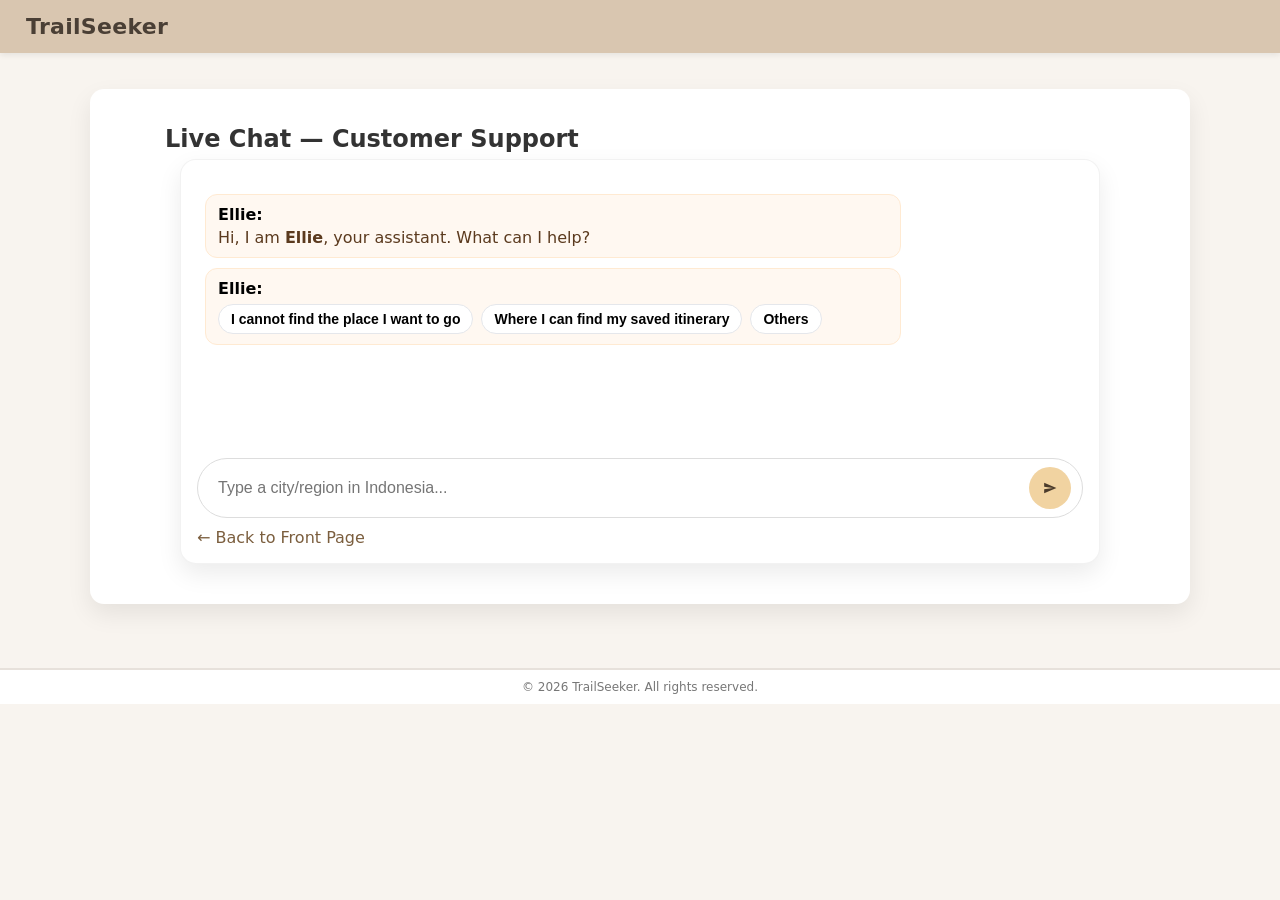
<file: templates/chat.html>
<!DOCTYPE html>
<html lang="en">
<head>
  <meta charset="UTF-8"/>
  <meta name="viewport" content="width=device-width, initial-scale=1.0"/>
  <title>TrailSeeker — Chatbot</title>

  <link rel="stylesheet" href="/static/style.css">
  <script>window.TS_APP = window.TS_APP || {};</script>
  <script src="/static/chat.js"></script>
</head>
<body>
  <header class="topbar">
    <h1 class="logo">
      <a href="/index.html" style="text-decoration:none; color:inherit;">TrailSeeker</a>
    </h1>
  </header>

      <main class="front">
      <section class="panel">
        <div class="panel-card">
          <h2 class="section-title">Live Chat — Customer Support</h2>

          <!-- Ellie chatbot -->
          <section id="ellie-chat" data-chat="ellie">
            <div id="chat" class="chat-wrap">
              <div id="chatLog" class="chat-log" aria-live="polite"></div>

                <form id="chatForm" class="chat-form">
                  <div class="chat-input-box">
                    <input id="chatInput" class="chat-input" type="text"
                          placeholder="Type a city/region in Indonesia..." autocomplete="off" />
                    <button id="chatSend" class="chat-send-btn" type="submit" title="Send message">
                      <svg xmlns="http://www.w3.org/2000/svg" viewBox="0 0 24 24" fill="currentColor">
                        <path d="M2.01 21L23 12 2.01 3 2 10l15 2-15 2z"/>
                      </svg>
                    </button>
                  </div>
                </form>

              <a class="back-link" href="/index.html">← Back to Front Page</a>
            </div>
          </section>
        </div>
      </section>
    </main>

  <footer class="site-footer">
    <div class="legal small">© <span id="year"></span> TrailSeeker. All rights reserved.</div>
  </footer>

  <script>
    document.getElementById("year").textContent = new Date().getFullYear();
  </script>
</body>
</html>
</file>
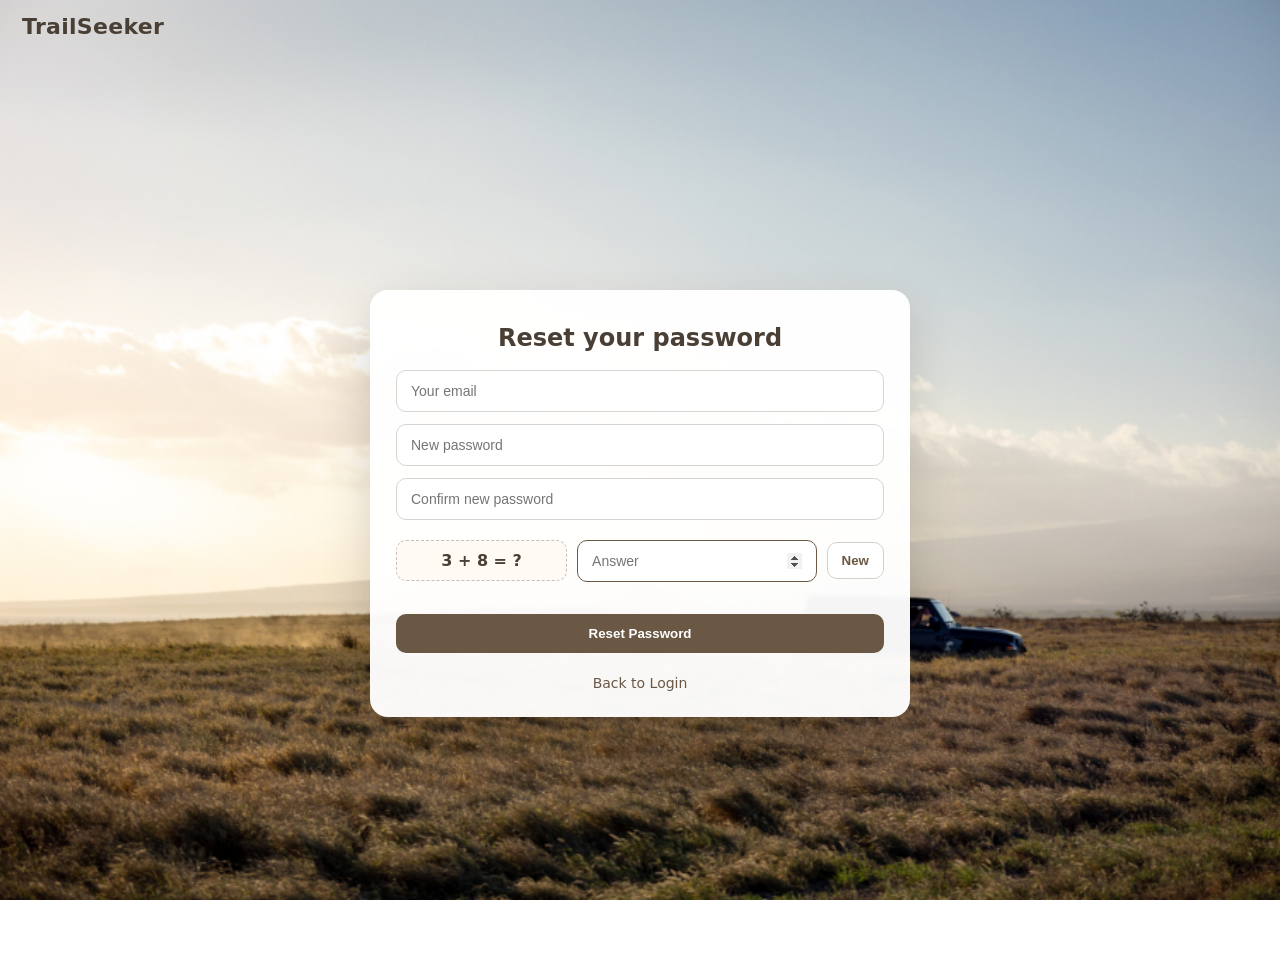
<file: templates/forget.html>
<!DOCTYPE html>
<html lang="en">
<head>
  <meta charset="UTF-8"/>
  <meta name="viewport" content="width=device-width, initial-scale=1.0"/>
  <title>TrailSeeker — Reset Password</title>

  <link rel="stylesheet" href="/static/style.css"/>
  <script src="/static/forget.js" defer></script>

  <style>
    body.auth-bg{
      min-height:100vh;
      background:url("/static/images/loginbg.jpg") center/cover no-repeat fixed;
    }
    .auth-shell{
      min-height:100vh;
      display:flex; align-items:center; justify-content:center;
      padding:72px 16px;                 /* ruang aman atas/bawah */
    }
    /* Lebar dipersempit agar senada login */
    .auth-card{
      width:min(540px, 92vw);            /* <<< dipersempit */
      background:rgba(255,255,255,0.96);
      backdrop-filter:blur(2px);
      border-radius:18px;
      box-shadow:0 16px 48px rgba(0,0,0,.16);
      padding:28px 26px 26px;
    }
    .auth-card h2{
      text-align:center;
      margin:6px 0 18px;
      font-weight:800;
      color:#4a3f35;
    }
    .auth-card form>*{ width:100%; }

    .captcha{
      display:grid;
      grid-template-columns: 1fr 1.4fr auto;
      gap:10px; align-items:center;
      margin:8px 0;
    }
    .question{
      border:1px dashed #c7bfb7;
      border-radius:10px;
      padding:12px 10px;
      font-weight:700;
      text-align:center;
      background:#fffaf3;
    }
    .refresh{
      padding:10px 14px;
      border-radius:10px;
      border:1px solid #d6cfc8;
      background:#fff; cursor:pointer;
    }
    .refresh:hover{ background:#f6f2ec; }
    .auth-card button[type="submit"]{ margin-top:12px; }
    .helper{ text-align:center; margin-top:10px; }
  </style>
</head>
<body class="auth-bg">
  <header class="topbar" style="background:transparent; box-shadow:none; padding:14px 22px;">
    <h1 class="logo">TrailSeeker</h1>
  </header>

  <main class="auth-shell">
    <section class="auth-card">
      <h2>Reset your password</h2>

      <form id="fpForm" autocomplete="off">
        <input id="email" type="email" placeholder="Your email" required />
        <input id="newpass" type="password" placeholder="New password" required />
        <input id="repass" type="password" placeholder="Confirm new password" required />

        <div class="captcha">
          <div class="question" id="question">1 + 1 = ?</div>
          <input id="answer" type="number" placeholder="Answer" required />
          <button class="refresh" type="button" id="btnRefresh">New</button>
        </div>

        <button type="submit" class="btn">Reset Password</button>
        <div class="helper"><a href="login.html">Back to Login</a></div>
      </form>
    </section>
  </main>
</body>
</html>
</file>
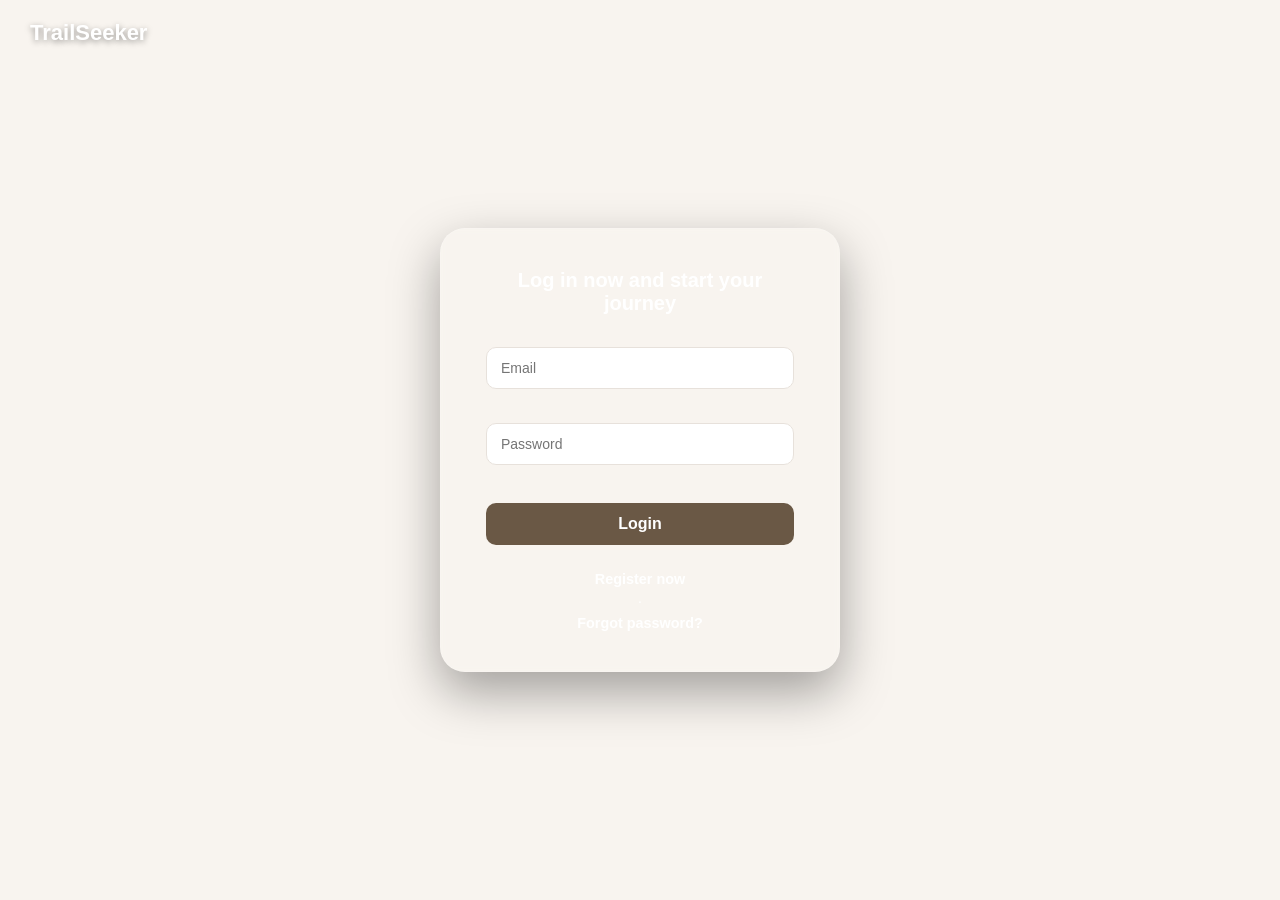
<file: templates/login.html>
<!DOCTYPE html>
<html lang="en">
<head>
  <meta charset="UTF-8" />
  <meta name="viewport" content="width=device-width, initial-scale=1.0" />
  <title>TrailSeeker — Login</title>

  <link rel="stylesheet" href="/static/style.css" />
  <script src="/static/auth.js" defer></script>
  <script src="/static/login.js" defer></script>

  <style>
    /* ==== VIDEO BACKGROUND ==== */
    #bgVideo {
      position: fixed;
      top: 0;
      left: 0;
      width: 100vw;
      height: 100vh;
      object-fit: cover;
      z-index: -1;
      pointer-events: none;
      filter: brightness(0.70); /* optional: biar tulisan lebih jelas */
    }

    /* ==== MAIN LAYOUT ==== */
    body {
      margin: 0;
      padding: 0;
      height: 100vh;
      width: 100vw;
      font-family: "Plus Jakarta Sans", sans-serif;
      display: flex;
      flex-direction: column;
      justify-content: center;
      align-items: center;
      position: relative;
    }

    /* ==== LOGO HEADER ==== */
    header {
      position: absolute;
      top: 20px;
      left: 30px;
      font-weight: bold;
      font-size: 22px;
      color: #ffffff;
      text-shadow: 0 2px 6px rgba(0, 0, 0, 0.4);
      z-index: 2;
    }

    /* ==== LOGIN BOX ==== */
   .login-box {
  background: rgba(255, 255, 255, 0.02); /* hampir tidak kelihatan (clear glass) */
  backdrop-filter: blur(3px);            /* blur sangat kecil = kaca bening */
  -webkit-backdrop-filter: blur(3px);
  border: 1px solid rgba(255, 255, 255, 0.15); /* kaca tipis */
  padding: 40px 45px;
  border-radius: 25px;
  box-shadow: 0 20px 50px rgba(0, 0, 0, 0.35); /* shadow lembut utk memunculkan bentuk */
  width: 100%;
  max-width: 400px;
  text-align: center;
  z-index: 2;
}





    .login-box h3 {
      margin-bottom: 24px;
      font-size: 20px;
      font-weight: 700;
      color: #ffffff;
    }

    /* ==== INPUTS ==== */
    input {
      width: 100%;
      padding: 12px 14px;
      margin: 8px 0;
      border-radius: 8px;
      border: 1px solid #ddd;
      font-size: 15px;
      outline: none;
    }

    input:focus {
      border-color: #8d6e63;
      box-shadow: 0 0 4px rgba(141, 110, 99, 0.3);
    }

    /* ==== BUTTON ==== */
    button {
      width: 100%;
      background-color: #6b4f3b;
      color: #ffffff;
      border: none;
      border-radius: 8px;
      padding: 12px 0;
      font-size: 16px;
      font-weight: 700;
      cursor: pointer;
      transition: 0.25s;
      margin-top: 12px;
    }

    button:hover {
      background-color: #5a4030;
    }

    /* ==== ERROR BOX ==== */
    #loginError {
      display: none;
      background: #fdecea;
      color: #b71c1c;
      padding: 8px;
      border-radius: 8px;
      font-size: 14px;
      margin-top: 10px;
    }

    /* ==== FOOTER LINKS ==== */
    .helper {
  margin-top: 14px;
  font-size: 14px;
  color: #ffffff !important;
}

.helper a {
  color: #ffffff !important;
  text-decoration: none;
  font-weight: 600;
}

.helper a:hover {
  opacity: 0.7;
  text-decoration: underline;
}

  </style>
</head>

<body>

  <!-- ==== VIDEO BACKGROUND ==== -->
  <video autoplay muted loop playsinline id="bgVideo">
    <source src="/static/videos/loginbg.mp4" type="video/mp4" />
  </video>

  <header>TrailSeeker</header>

  <main>
    <section class="login-box">
      <h3><b>Log in now and start your journey</b></h3>

      <form id="loginForm" autocomplete="on">
        <input id="email" type="email" placeholder="Email" required />
        <input id="password" type="password" placeholder="Password" required />

        <button type="submit"><b>Login</b></button>

        <div id="loginError"></div>

        <div class="helper">
          <a href="register.html">Register now</a> ·
          <a href="forget.html">Forgot password?</a>
        </div>
      </form>
    </section>
  </main>

</body>
</html>
</file>
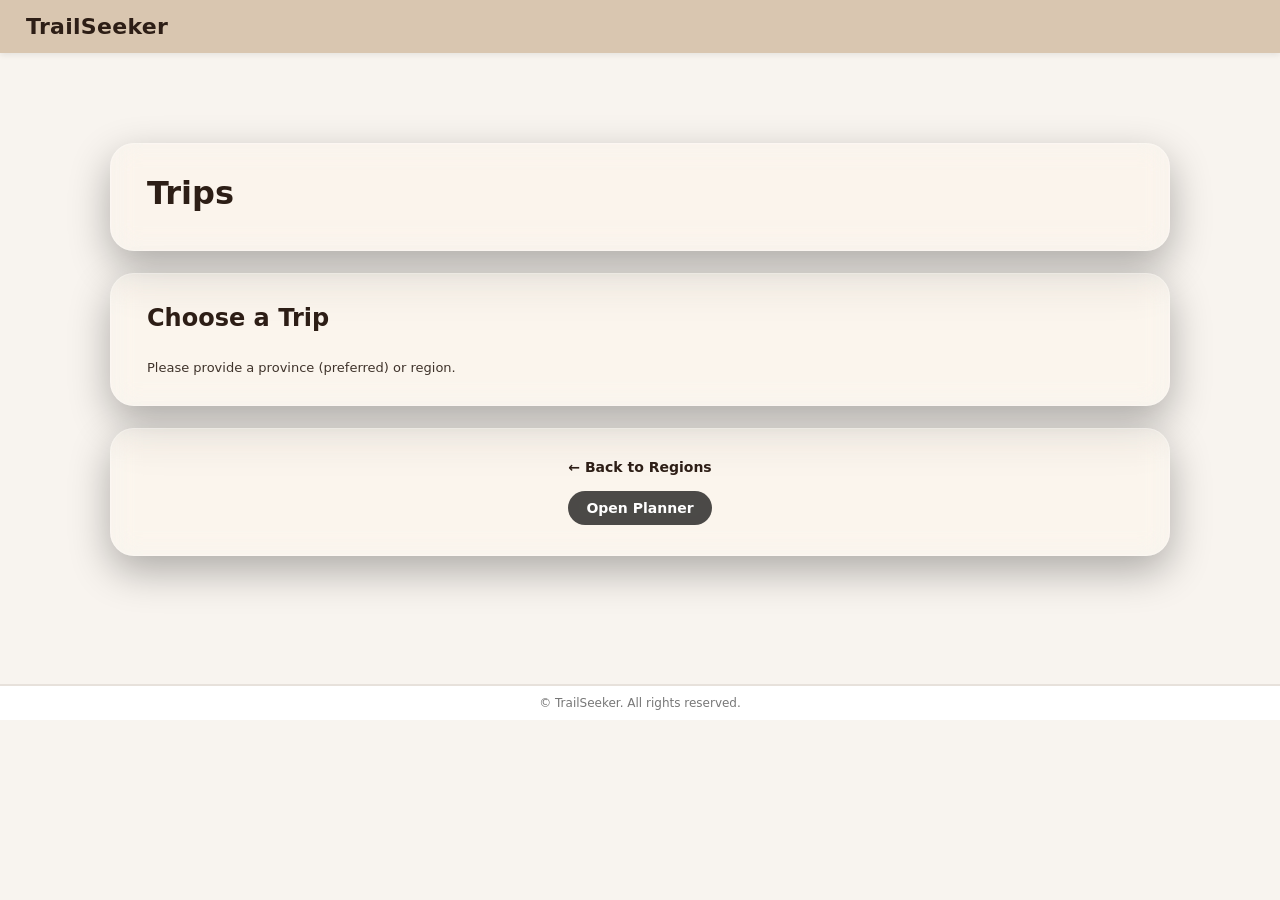
<file: templates/places.html>
<!DOCTYPE html>
<html lang="en">
<head>
  <meta charset="UTF-8"/>
  <meta name="viewport" content="width=device-width, initial-scale=1.0"/>
  <title>TrailSeeker — Places</title>
  <link rel="stylesheet" href="/static/style.css">
  <script src="/static/places.js" defer></script>

  <!-- STYLE KHUSUS GLASS UNTUK HALAMAN INI -->
  <style>
    /* body khusus halaman places */
    body.places-page {
      margin: 0;
      font-family: "Plus Jakarta Sans", system-ui, sans-serif;
      color: #3a2b22;
    }

    /* main layout */
    body.places-page main.front {
      max-width: 1100px;
      margin: 90px auto 60px;
      padding: 0 20px 40px;
    }

    /* ====== GLASS UNTUK SEMUA KOTAK PUTIH (panel) ====== */
    body.places-page .panel {
      background: rgba(255, 255, 255, 0.10) !important;   /* bening */
      backdrop-filter: blur(14px) saturate(180%) !important;
      -webkit-backdrop-filter: blur(14px) saturate(180%) !important;
      border-radius: 24px !important;
      box-shadow: 0 15px 40px rgba(0, 0, 0, 0.30) !important;
      padding: 30px 36px !important;
      border: 1px solid rgba(255, 255, 255, 0.22) !important;
    }

    /* title section (yang Bali — Trips) */
    body.places-page .panel:first-of-type {
      background: rgba(255, 255, 255, 0.08) !important;
    }

    /* judul & teks di atas glass */
    body.places-page .section-title#title {
      margin: 0 0 8px;
      font-size: 32px;
      font-weight: 800;
      color: #2d1e16;
    }

    body.places-page #subtitle {
      margin: 0;
      font-size: 15px;
      color: #4c3d34;
    }

    body.places-page .panel h3.section-title {
      margin: 0 0 16px;
      font-size: 24px;
      font-weight: 800;
      color: #2d1e16;
    }

    /* ====== TRIP CARDS (dibuat oleh JS: class="dest-card") ====== */
    body.places-page #tripGrid {
      display: grid;
      grid-template-columns: repeat(auto-fit, minmax(260px, 1fr));
      gap: 18px;
    }

    body.places-page .dest-card {
      background: rgba(255, 255, 255, 0.14) !important;
      backdrop-filter: blur(18px) saturate(180%) !important;
      -webkit-backdrop-filter: blur(18px) saturate(180%) !important;
      border-radius: 18px !important;
      border: 1px solid rgba(255, 255, 255, 0.24) !important;
      box-shadow: 0 10px 32px rgba(0, 0, 0, 0.28) !important;
      padding: 18px 20px !important;
    }

    body.places-page .dest-card strong {
      display: block;
      font-size: 17px;
      margin-bottom: 4px;
      color: #2d1e16;
    }

    body.places-page .dest-card .small {
      font-size: 13px;
      color: #4c3d34;
      line-height: 1.4;
    }

    /* tombol View on Map */
    body.places-page .saved-view-btn {
      display: inline-block;
      margin-top: 10px;
      padding: 9px 18px;
      border-radius: 999px;
      border: none;
      text-decoration: none;
      font-weight: 700;
      font-size: 14px;
      background: rgba(0, 0, 0, 0.65);
      color: #ffffff;
      backdrop-filter: blur(10px);
      -webkit-backdrop-filter: blur(10px);
      transition: 0.2s ease;
    }

    body.places-page .saved-view-btn:hover {
      background: rgba(0, 0, 0, 0.88);
      transform: translateY(-1px);
    }

    /* status text */
    body.places-page #tripStatus {
      margin-top: 12px !important;
      font-size: 13px;
      color: #3f332b;
    }

    /* back row */
    body.places-page .start-panel .start-row {
      display: flex;
      justify-content: space-between;
      align-items: center;
      gap: 16px;
      flex-wrap: wrap;
    }

    body.places-page .start-panel a {
      text-decoration: none;
      font-size: 14px;
    }

    body.places-page #backLink {
      color: #2d1e16;
      font-weight: 600;
    }

    body.places-page #backLink:hover {
      text-decoration: underline;
    }

    body.places-page .start-btn {
      padding: 9px 18px;
      border-radius: 999px;
      background: rgba(0, 0, 0, 0.70);
      color: #fff;
      font-weight: 700;
      border: none;
      backdrop-filter: blur(10px);
      -webkit-backdrop-filter: blur(10px);
    }

    body.places-page .start-btn:hover {
      background: rgba(0, 0, 0, 0.88);
    }
  </style>
</head>

<body class="places-page">
<header class="topbar">
  <h1 class="logo">
    <a href="/index.html" style="text-decoration:none; color:inherit;">TrailSeeker</a>
  </h1>
</header>

<main class="front">
  <section class="panel">
    <h2 class="section-title" id="title">Places</h2>
    <p class="small" id="subtitle"></p>
  </section>

  <section class="panel">
    <h3 class="section-title">Choose a Trip</h3>
    <div class="dest-grid" id="tripGrid"></div>
    <p class="small" id="tripStatus">Loading...</p>
  </section>

  <section class="panel start-panel">
    <div class="start-row">
      <a id="backLink" href="#">← Back to Regions</a>
      <a class="start-btn" id="plannerLink" href="#">Open Planner</a>
    </div>
  </section>
</main>

<footer class="site-footer">
  <div class="legal small">© <span id="year"></span> TrailSeeker. All rights reserved.</div>
</footer>
</body>
</html>
</file>
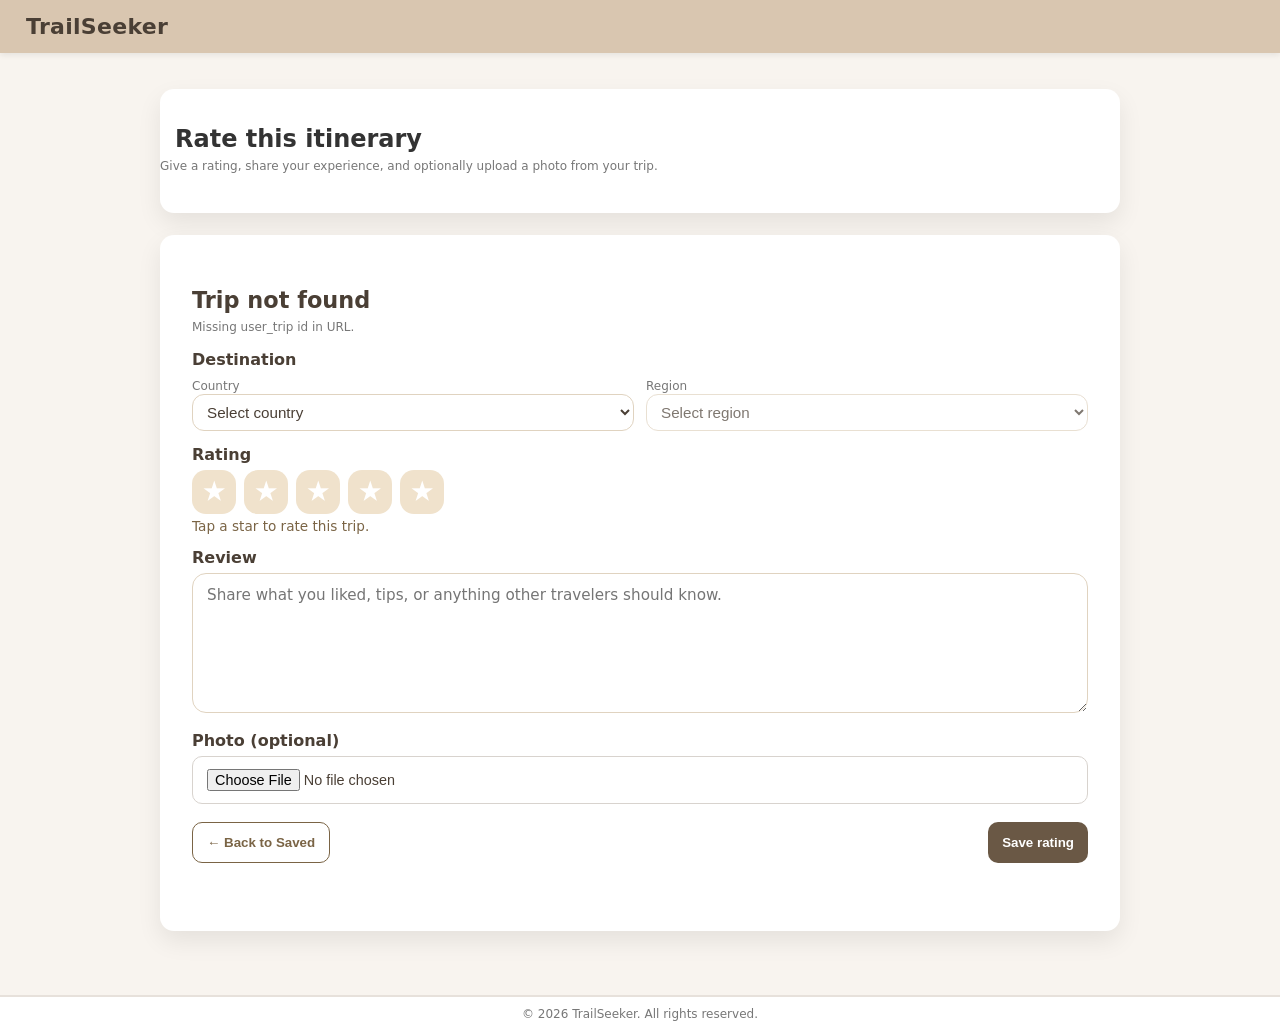
<file: templates/rate.html>
<!DOCTYPE html>
<html lang="en">
<head>
  <meta charset="UTF-8"/>
  <meta name="viewport" content="width=device-width, initial-scale=1.0"/>
  <title>TrailSeeker — Rate Itinerary</title>

  <link rel="stylesheet" href="/static/style.css"/>
  <script src="/static/rate.js" defer></script>
  <style>
    /* ===== Rating page layout ===== */
    .rate-wrapper {
      max-width: 960px;     /* lebar panel utama, cocok untuk laptop */
      margin: 0 auto;
    }

    /* blok putih utama */
    .rate-card {
      padding: 28px 32px;
      min-height: 260px;
      width: 100%;          /* card ikut melebar memenuhi panel */
    }

    .rate-card h2 {
      font-size: 1.4rem;
      margin-bottom: 6px;
    }

    .rate-card .card-meta {
      margin: 2px 0;
      line-height: 1.4;
    }

    .rate-section-title {
      font-size: 1rem;
      margin: 14px 0 6px;
    }

    .star-row {
      display: flex;
      gap: 8px;
      align-items: center;
      margin-top: 4px;
    }

    .star-row .star {
      width: 44px;
      height: 44px;
      border-radius: 14px;
      border: none;
      background: #f0e2cc;
      cursor: pointer;
      font-size: 24px;
      display: flex;
      align-items: center;
      justify-content: center;
      transition: transform 0.1s ease, box-shadow 0.1s ease, background 0.1s ease;
    }

    .star-row .star.selected {
      background: #f6c453;
      box-shadow: 0 2px 4px rgba(0,0,0,0.15);
      transform: translateY(-1px);
    }

    .star-row .star:focus-visible {
      outline: 2px solid #7a6445;
      outline-offset: 2px;
    }

    .rating-hint {
      margin-top: 4px;
      font-size: 0.85rem;
      color: #7a6445;
    }

    .review-input {
      width: 100%;
      min-height: 140px;
      padding: 12px 14px;
      border-radius: 14px;
      border: 1px solid #e0d3c0;
      font-family: inherit;
      font-size: 0.95rem;
      resize: vertical;
      box-sizing: border-box;
    }

    .photo-row {
      display: flex;
      flex-direction: column;
      gap: 8px;
      margin-top: 4px;
    }

    .photo-row input[type="file"] {
      font-size: 0.9rem;
    }

    .photo-preview {
      max-width: 100%;
      border-radius: 12px;
      display: none;
    }

    .rate-actions {
      display: flex;
      justify-content: space-between;
      gap: 12px;
      margin-top: 18px;
      flex-wrap: wrap;
    }

    .btn.outline {
      background: transparent;
      color: #7a6445;
      border: 1px solid #7a6445;
    }

    .error-text {
      color: #b72e2e;
      font-size: 0.85rem;
      margin-top: 4px;
    }

    /* ==== Override panel container khusus rate page (untuk laptop) ==== */
    main.front .panel.rate-wrapper {
      max-width: 960px;
      width: 100%;
    }
        .dest-row {
      display: flex;
      gap: 12px;
      flex-wrap: wrap;
      margin-bottom: 8px;
    }

    .dest-field {
      flex: 1 1 160px;
      min-width: 0;
    }

    .select-input {
      width: 100%;
      padding: 8px 10px;
      border-radius: 12px;
      border: 1px solid #e0d3c0;
      background: #ffffff;
      font-size: 0.95rem;
      box-sizing: border-box;
    }

    .select-input:focus-visible {
      outline: 2px solid #7a6445;
      outline-offset: 2px;
    }

  </style>

</head>
<body>
  <header class="topbar">
    <h1 class="logo">
      <a href="/index.html" style="text-decoration:none; color:inherit;">TrailSeeker</a>
    </h1>
  </header>

  <main class="front">
    <section class="panel rate-wrapper">
      <h2 class="section-title">Rate this itinerary</h2>
      <p class="small">
        Give a rating, share your experience, and optionally upload a photo from your trip.
      </p>
    </section>

    <section class="panel rate-wrapper">
      <article class="card rate-card">
        <header class="card-body">
          <h2 id="tripTitle">Loading...</h2>
          <p id="tripMeta" class="card-meta small"></p>
        </header>

        <section class="card-body">
        <!-- Destination -->
        <h3 class="rate-section-title">Destination</h3>
        <div class="dest-row">
            <div class="dest-field">
            <label for="countrySelect" class="small">Country</label>
            <select id="countrySelect" class="select-input">
                <option value="">Select country</option>
                <option value="Indonesia">Indonesia</option>
                <option value="Malaysia">Malaysia</option>
                <option value="Thailand">Thailand</option>
            </select>
            </div>
            <div class="dest-field">
            <label for="regionSelect" class="small">Region</label>
            <select id="regionSelect" class="select-input" disabled>
                <option value="">Select region</option>
            </select>
            </div>
        </div>
        <div id="destinationError" class="error-text" style="display:none;">
            Please choose country and region.
        </div>

          <!-- Rating -->
          <h3 class="rate-section-title">Rating</h3>
          <div class="star-row" id="starRow">
            <button type="button" class="star" data-value="1" aria-label="1 star">★</button>
            <button type="button" class="star" data-value="2" aria-label="2 stars">★</button>
            <button type="button" class="star" data-value="3" aria-label="3 stars">★</button>
            <button type="button" class="star" data-value="4" aria-label="4 stars">★</button>
            <button type="button" class="star" data-value="5" aria-label="5 stars">★</button>
          </div>
          <div id="ratingHint" class="rating-hint">Tap a star to rate this trip.</div>
          <div id="ratingError" class="error-text" style="display:none;">Please select a rating.</div>

          <!-- Review -->
          <h3 class="rate-section-title">Review</h3>
          <textarea id="reviewInput" class="review-input" placeholder="Share what you liked, tips, or anything other travelers should know."></textarea>

          <!-- Photo upload -->
          <h3 class="rate-section-title">Photo (optional)</h3>
          <div class="photo-row">
            <input type="file" id="photoInput" accept="image/*"/>
            <img id="photoPreview" class="photo-preview" alt="Trip photo preview"/>
            <div id="photoError" class="error-text" style="display:none;"></div>
          </div>
        </section>

        <footer class="card-footer rate-actions">
          <button id="btnBackSaved" class="btn outline" type="button">← Back to Saved</button>
          <button id="btnSaveReview" class="btn" type="button">Save rating</button>
        </footer>
      </article>
    </section>
  </main>

  <footer class="site-footer">
    <div class="legal small">
      © <span id="year"></span> TrailSeeker. All rights reserved.
    </div>
  </footer>

  <script>
    document.getElementById("year").textContent = new Date().getFullYear();
  </script>
</body>
</html>
</file>
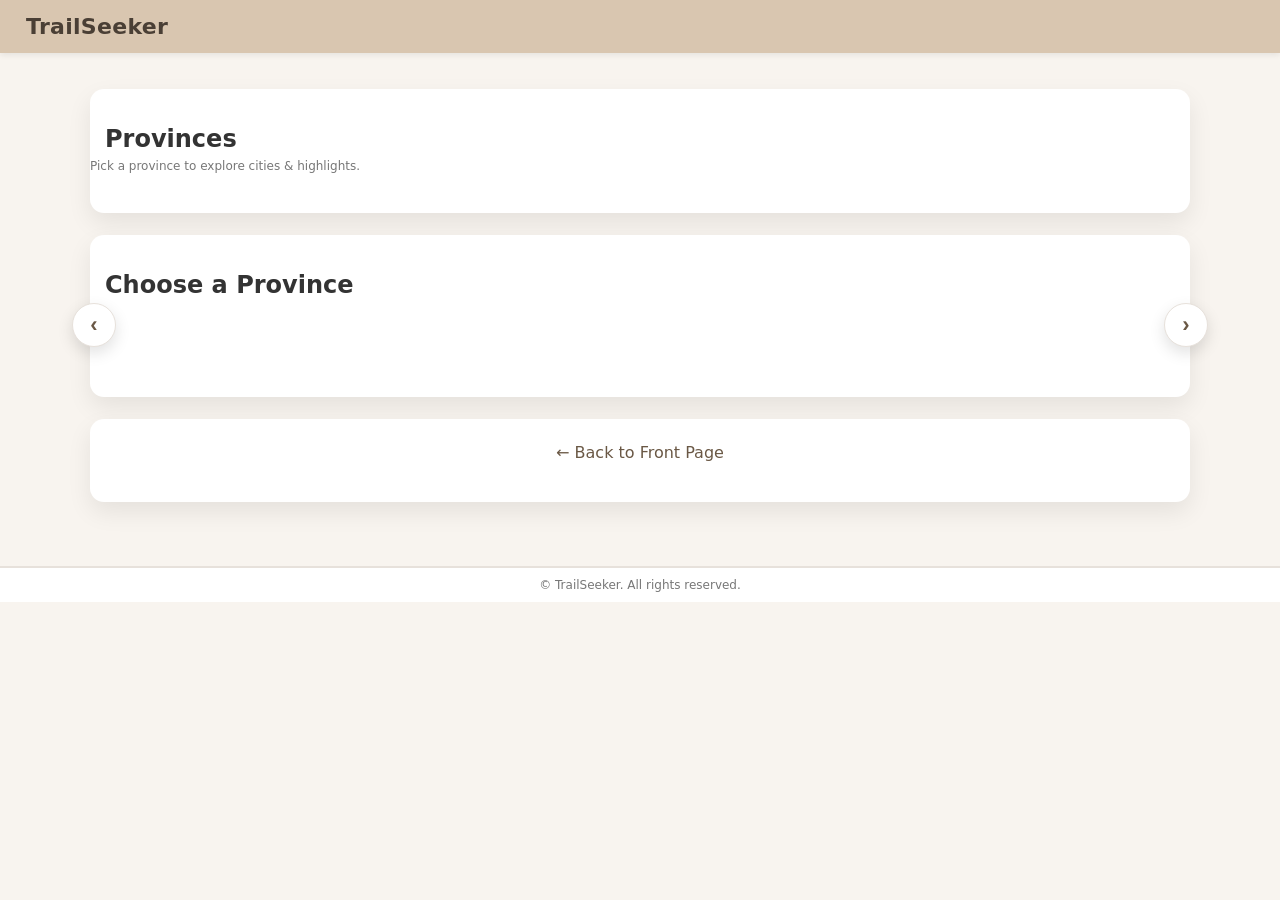
<file: templates/regions.html>
<!DOCTYPE html>
<html lang="en">
<head>
  <meta charset="UTF-8"/>
  <meta name="viewport" content="width=device-width, initial-scale=1.0"/>
  <title>TrailSeeker — Regions</title>
  <link rel="stylesheet" href="/static/style.css"/>
  <script src="/static/regions.js" defer></script>
</head>
<body>
<header class="topbar">
  <h1 class="logo">
    <a href="/index.html" style="text-decoration:none; color:inherit;">TrailSeeker</a>
  </h1>
</header>

<main class="front">
  <section class="panel">
    <h2 class="section-title" id="title">Provinces</h2>
    <p class="small" id="subtitle">Pick a province to explore cities & highlights.</p>
  </section>

  <section class="panel">
    <h2 class="section-title">Choose a Province</h2>

    <div class="carousel-wrap">
      <button class="carousel-btn prev" aria-label="Previous">‹</button>

      <div id="provinceCarousel" class="carousel-track">
        <!-- Slides injected by regions.js -->
      </div>

      <button class="carousel-btn next" aria-label="Next">›</button>
    </div>

    <p id="provInfo" class="muted" style="margin-top:12px;"></p>
  </section>

  <section class="panel start-panel">
    <div class="start-row">
      <a href="/index.html">← Back to Front Page</a>
    </div>
  </section>
</main>

<footer class="site-footer">
  <div class="legal small">© <span id="year"></span> TrailSeeker. All rights reserved.</div>
</footer>
</body>
</html>
</file>
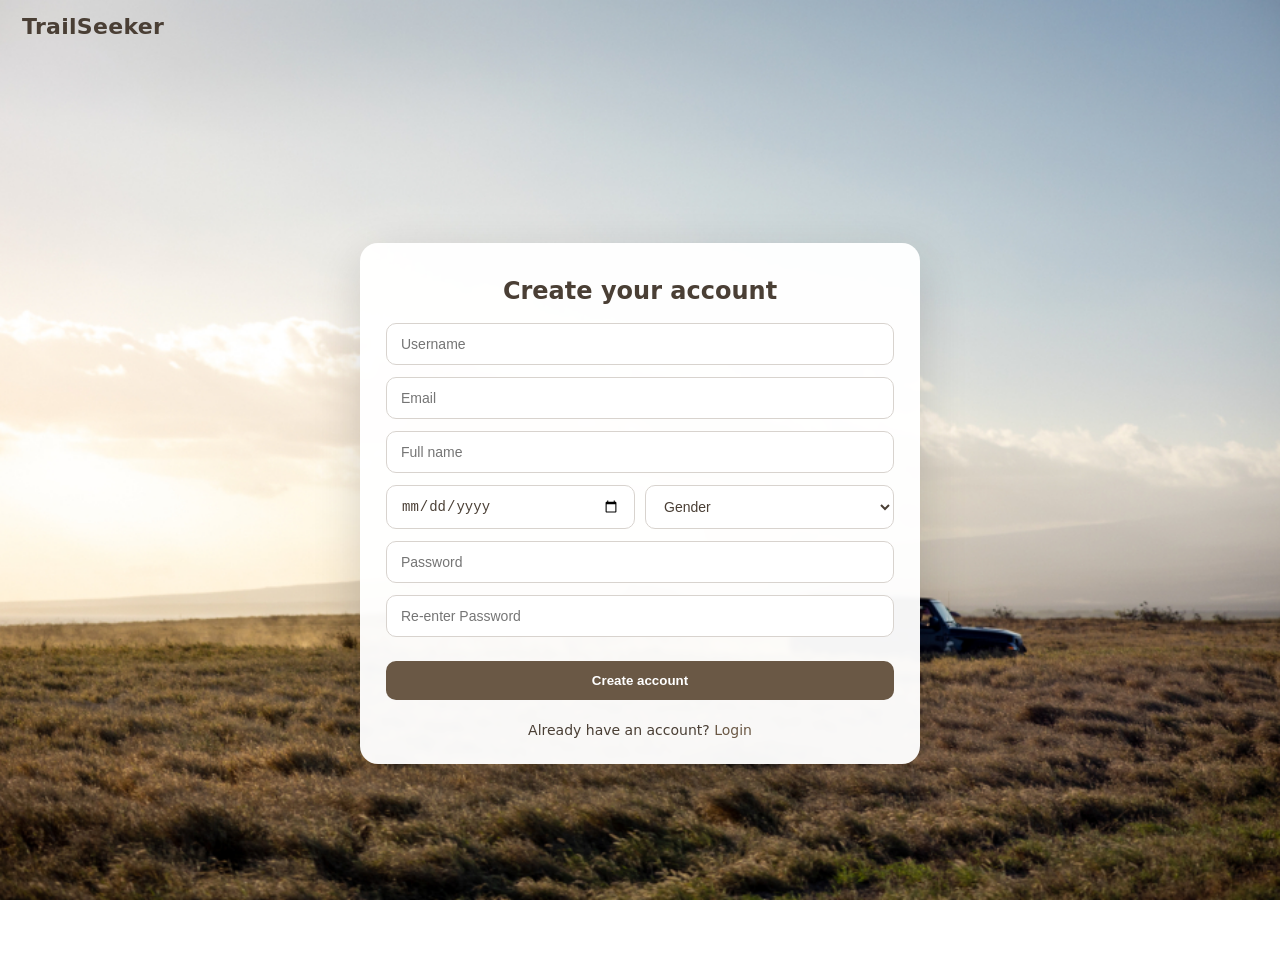
<file: templates/register.html>
<!DOCTYPE html>
<html lang="en">
<head>
  <meta charset="UTF-8"/>
  <meta name="viewport" content="width=device-width, initial-scale=1.0"/>
  <title>TrailSeeker — Register</title>

  <link rel="stylesheet" href="/static/style.css"/>
  <script src="/static/register.js" defer></script>

  <style>
    /* Background sama seperti login */
    body.auth-bg{
      min-height:100vh;
      background:url("/static/images/loginbg.jpg") center/cover no-repeat fixed;
    }
    /* Center shell + ada ruang dari tepi */
    .auth-shell{
      min-height:100vh;
      display:flex; align-items:center; justify-content:center;
      padding:72px 16px;                 /* biar tidak nempel ke atas */
    }
    /* Card ramping (± login) */
    .auth-card{
      width:min(560px, 92vw);            /* <<< dipersempit */
      background:rgba(255,255,255,0.96);
      backdrop-filter:blur(2px);
      border-radius:18px;
      box-shadow:0 16px 48px rgba(0,0,0,.16);
      padding:28px 26px 26px;
    }
    .auth-card h2{
      text-align:center;
      margin:6px 0 18px;
      font-weight:800;
      color:#4a3f35;
    }
    .auth-card form>*{ width:100%; }
    .inline{ display:flex; gap:10px; }
    .inline>*{ flex:1; }
    .helper{ text-align:center; margin-top:10px; }
    .auth-card button[type="submit"]{ margin-top:12px; }
  </style>
</head>
<body class="auth-bg">
  <header class="topbar" style="background:transparent; box-shadow:none; padding:14px 22px;">
    <h1 class="logo">TrailSeeker</h1>
  </header>

  <main class="auth-shell">
    <section class="auth-card">
      <h2>Create your account</h2>

      <form id="regForm" autocomplete="on">
        <input id="username" type="text" placeholder="Username" required />
        <input id="email" type="email" placeholder="Email" required />
        <input id="full_name" type="text" placeholder="Full name" required />

        <div class="inline">
          <input id="birthday" type="date" />
          <select id="gender">
            <option value="">Gender</option>
            <option>Male</option>
            <option>Female</option>
            <option>Other</option>
          </select>
        </div>

        <input id="password" type="password" placeholder="Password" required />
        <input id="repass" type="password" placeholder="Re-enter Password" required />

        <button id="submitBtn" type="submit" class="btn">Create account</button>
        <div class="helper">Already have an account? <a href="login.html">Login</a></div>
      </form>
    </section>
  </main>
</body>
</html>
</file>
<file: static/style.css>
/* ===== Base / Global ===== */
*{margin:0;padding:0;box-sizing:border-box}
:root{
  --bg:#f8f4ef;            /* ivory/sand */
  --card:#ffffff;
  --ink:#4a3f35;           /* deep brown */
  --sub:#6a5845;           /* warm brown */
  --brand:#d9c6b0;         /* beige bar */
  --hint:#97908a;
  --line:#e7e1db;
}
html,body{height:100%}
body{
  font-family:'Segoe UI',system-ui,-apple-system,Roboto,Arial,sans-serif;
  background:var(--bg); color:var(--ink);
  display:flex; flex-direction:column; align-items:center;
}

/* ===== Header ===== */
header{width:100%}
.logo{font-weight:800;letter-spacing:.3px;font-size:22px;color:var(--ink)}
.topbar{
  background:var(--brand); padding:14px 26px; box-shadow:0 2px 6px rgba(0,0,0,.08);
  display:flex; align-items:center; justify-content:space-between;
}
.menu{position:relative; z-index:1000}
.menu-btn{
  background:transparent;border:0;font-size:22px;line-height:1;cursor:pointer;color:var(--ink);
  padding:6px 8px;border-radius:8px;
}
.menu-btn:hover{background:rgba(0,0,0,.06)}
.menu-popover{
  position:absolute; right:0; top:calc(100% + 8px); width:180px;
  background:#fff; border:1px solid var(--line); border-radius:10px;
  box-shadow:0 10px 24px rgba(0,0,0,.12); padding:6px; display:none;
  z-index:1001;
  opacity:0; transform:translateY(-5px);
  transition:opacity .2s ease, transform .2s ease;
}
.menu-popover.show{display:block; opacity:1; transform:translateY(0)}
.menu-popover a, .menu-popover button{
  display:block; width:100%; text-align:left; padding:10px 12px; border:0; background:transparent;
  color:var(--ink); text-decoration:none; border-radius:8px; cursor:pointer; font-size:14px;
}
.menu-popover a:hover, .menu-popover button:hover{background:#f3eee8}
.menu-popover .logout{color:#8b3a3a}

/* ===== Generic Panels / Forms ===== */
.page{width:min(960px,92vw); margin:48px auto; display:grid; gap:24px; grid-template-columns:1.1fr .9fr}
@media (max-width:880px){.page{grid-template-columns:1fr}}
.panel{
  background:var(--card); border-radius:14px; padding:28px;
  box-shadow:0 10px 24px rgba(0,0,0,.08);
}
.left{display:flex;flex-direction:column;gap:18px;padding:32px 26px}
.tag{font-size:12px;letter-spacing:.12em;color:var(--hint);text-transform:uppercase}
.title{font-size:34px;line-height:1.12}
.subtitle{color:var(--sub)}
form{display:flex;flex-direction:column;gap:12px}
input,select{
  padding:12px 14px;border:1px solid #d8d3ce;border-radius:10px;font-size:14px;
  background:#fff;color:var(--ink);outline:none
}
input:focus,select:focus{border-color:var(--sub)}
button, .btn{
  padding:12px 14px;border:0;border-radius:10px;cursor:pointer;
  background:var(--sub);color:#fff;font-weight:700;transition:.2s
}
button:hover, .btn:hover{background:var(--ink)}
.helper{margin-top:10px;font-size:14px}
a{color:var(--sub);text-decoration:none}
a:hover{text-decoration:underline}
.small{font-size:13px;color:var(--hint)}
.inline{display:flex;gap:12px}
.inline>*{flex:1}

/* ===== Captcha (Forget) ===== */
.captcha{display:flex;align-items:center;gap:10px;justify-content:space-between}
.captcha .question{font-weight:700;padding:10px 12px;border:1px dashed #c7bfb7;border-radius:10px}
.refresh{background:transparent;border:1px solid #d6cfc8;color:var(--sub)}
.refresh:hover{background:#f2ece6}

/* ===== Front Page ===== */
.front{width:min(1100px,92vw); margin:36px auto; display:flex; flex-direction:column; gap:22px}
.hero-label{display:block;margin-bottom:8px;font-weight:700}
.hero-actions{display:flex; gap:10px; align-items:center; flex-wrap:wrap}
.select-wrap{position:relative; width:min(560px,100%)}
.select-wrap select{appearance:none; -webkit-appearance:none; width:100%}
.select-caret{ position:absolute; right:12px; top:50%; transform:translateY(-50%); pointer-events:none; color:var(--hint); }
.search-btn{min-width:120px}

.section-title{margin-bottom:14px}
.dest-grid{ display:grid; grid-template-columns:repeat(3,1fr); gap:12px; }
@media (max-width:760px){.dest-grid{grid-template-columns:repeat(2,1fr)}}
.dest-card{border:2px solid rgba(0,0,0,.06); border-radius:16px; transition:border-color .2s, box-shadow .2s, transform .05s;}
.dest-card:hover{border-color:#6b513d; box-shadow:0 6px 18px rgba(107,81,61,.18); transform:translateY(-1px); cursor:pointer}
.dest-card:focus-visible{outline:3px solid #6b513d; outline-offset:2px}
.start-panel .start-row{display:flex; align-items:center; justify-content:space-between; gap:16px}
@media (max-width:640px){.start-panel .start-row{flex-direction:column;align-items:flex-start}}
.start-btn{display:inline-block; padding:12px 18px; background:var(--sub); color:#fff; border-radius:10px; font-weight:700;}
.start-btn:hover{background:var(--ink)}

/* ===== Footer ===== */
.site-footer{width:100%; border-top:1px solid var(--line); background:#fff; margin-top:28px;}
.footer-grid{width:min(1100px,92vw); margin:auto; padding:24px 0; display:grid; grid-template-columns:2fr 1fr 1fr 1fr; gap:20px;}
@media (max-width:860px){.footer-grid{grid-template-columns:1fr 1fr}}
.site-footer h4{margin-bottom:4px}
.site-footer h5{margin-bottom:6px}
.site-footer ul{list-style:none;display:grid;gap:6px}
.legal{border-top:1px solid var(--line); padding:10px 0; text-align:center}

/* ===== Login Page ===== */
.login-background{position:fixed; top:0; left:0; width:100%; height:100%; background:url("../images/tupak.webp") center/cover no-repeat; filter:brightness(0.55) blur(2px); z-index:-1;}
.login-header{ text-align:center; margin-top:60px; }
.login-header .logo-circle{ width:110px; height:110px; border:3px solid var(--brand); border-radius:50%; background:#fff; display:flex; align-items:center; justify-content:center; margin:0 auto 14px; box-shadow:0 4px 12px rgba(0,0,0,0.1); }
.login-header .logo-circle img{ width:80%; height:80%; object-fit:contain; }
.login-header h1{ font-size:26px; font-weight:700; color:var(--ink); letter-spacing:.8px; }
.login-container{ display:flex; justify-content:center; align-items:center; flex-grow:1; min-height:calc(100vh - 200px); padding:40px 20px; }
.login-box{ background:rgba(255,255,255,.92); padding:40px 45px; border-radius:16px; box-shadow:0 6px 18px rgba(0,0,0,.15); width:350px; max-width:90%; backdrop-filter:blur(8px); transition:transform .3s, box-shadow .3s; }
.login-box:hover{ transform:translateY(-2px); box-shadow:0 10px 26px rgba(0,0,0,.18); }
.login-box h2{ color:var(--ink); text-align:center; margin-bottom:24px; font-size:20px; }
.login-box input{ width:100%; margin-bottom:14px; padding:12px 14px; border:1px solid var(--line); border-radius:10px; background:#fff; color:var(--ink); font-size:14px; outline:none; transition:border-color .2s, box-shadow .2s; }
.login-box input:focus{ border-color:var(--sub); box-shadow:0 0 0 3px rgba(165,165,141,.2); }
.login-box button{ width:100%; background:var(--sub); color:#fff; border:none; padding:12px; font-weight:700; border-radius:10px; cursor:pointer; transition:background .3s, transform .15s; }
.login-box button:hover{ background:var(--ink); transform:scale(1.02); }
.login-box .helper{ text-align:center; margin-top:14px; display:flex; flex-direction:column; gap:6px; }
.login-box .helper a{ color:var(--sub); text-decoration:none; font-size:.9rem; transition:color .2s; }
.login-box .helper a:hover{ color:var(--ink); text-decoration:underline; }
@media (max-width:600px){ .login-header{margin-top:40px} .login-box{padding:32px 28px; width:100%} .login-header .logo-circle{width:90px; height:90px} }

/* ===== Chatbot ===== */
.chat-wrap{max-width:920px;margin:0 auto}
.chat-card{ border:1px solid var(--line); border-radius:12px; padding:14px; height:70vh; display:flex; flex-direction:column; background:var(--card); box-shadow:0 10px 24px rgba(0,0,0,.06); }
.chat-log{flex:1; overflow:auto; padding:8px 6px}
.msg{margin:8px 0; max-width:80%}
.msg.bot{ align-self:flex-start; background:#f7f5f2; border:1px solid #eee; padding:10px 12px; border-radius:12px 12px 12px 4px; }
.msg.user{ align-self:flex-end; background:#e8f3ff; border:1px solid #d7e9ff; padding:10px 12px; border-radius:12px 12px 4px 12px; }
.choices{display:flex; flex-wrap:wrap; gap:8px; margin-top:8px}
.choice-btn{ border:1px solid #e0ddd9; background:#faf9f7; border-radius:10px; padding:8px 10px; cursor:pointer; }
.choice-btn:hover{background:#f3eee8}
.input-row{display:flex; gap:8px; margin-top:10px}
.input-row input{ flex:1; border:1px solid #e0ddd9; border-radius:10px; padding:10px; }
.input-row input:focus{border-color:var(--sub)}
.input-row button{ border:0; border-radius:10px; padding:10px 14px; background:#2a7df6; color:#fff; cursor:pointer; font-weight:700; }
.input-row button:hover{filter:brightness(.95)}
.msg, .chat-card, .chat-log { color:#111; } .msg.bot strong, .msg.user strong { color:#000; }
.msg.bot{ cursor:pointer } .msg.bot:hover{ outline:1px dashed #bbb }
.choice-btn{ color:#000; background:#fefefe; border:1px solid #ccc } .choice-btn:hover{ background:#f2f2f2; border-color:#888 }
.logo a{ color:inherit; text-decoration:none; cursor:pointer } .logo a:hover{ opacity:.8 }

/* ===== Add-only: Front enhancements ===== */

/* Center hero + bigger label + actions */
.front .hero{display:flex;flex-direction:column;align-items:center;justify-content:center;text-align:center;gap:10px;padding:20px 0}
.front .hero-label{font-size:1.6rem;font-weight:800;margin-bottom:12px;text-align:center}
.front .hero-actions{display:flex;align-items:center;justify-content:center;flex-wrap:wrap;gap:16px;width:100%}

/* Custom dropdown visual (tanpa highlight biru) */
.front .select-wrap{position:relative; width:min(600px,100%)}
.front .select-wrap select{ visibility:hidden; position:absolute; inset:0; width:100%; height:100%; }
.front .ts-dd{ position:relative; width:100% }
.front .ts-dd__trigger{
  width:100%; text-align:left; padding:14px 44px 14px 16px;
  border-radius:12px; border:1.5px solid #d8c8b6; background:#ede5db; color:var(--ink);
  font-size:15px; cursor:pointer; transition:all .2s ease; box-shadow:0 2px 8px rgba(0,0,0,.04);
}
.front .ts-dd.is-open .ts-dd__trigger, .front .ts-dd__trigger:hover{
  border-color:var(--sub); box-shadow:0 0 0 3px rgba(106,88,69,.15), 0 2px 8px rgba(0,0,0,.05);
}
.front .ts-dd__caret{ position:absolute; right:14px; top:50%; transform:translateY(-50%); color:#684f3c; font-size:.9rem; pointer-events:none }
.front .ts-dd__list{
  position:absolute; left:0; right:0; top:calc(100% + 8px);
  background:#fff; border:1px solid var(--line); border-radius:12px;
  box-shadow:0 20px 40px rgba(0,0,0,.16), 0 2px 6px rgba(0,0,0,.06);
  list-style:none; margin:0; padding:6px; max-height:300px; overflow:auto; display:none; z-index:10;
}
.front .ts-dd.is-open .ts-dd__list{ display:block; }
.front .ts-dd__option{ font-size:16px; padding:14px 16px; border-radius:10px; cursor:pointer; color:var(--ink) }
.front .ts-dd__option:hover{ background:#f3ece4 }
.front .ts-dd__option.is-selected{ background:#ede5db; font-weight:700 }
.front .ts-dd__option[aria-disabled="true"]{ font-weight:700; text-align:center; color:var(--ink); background:#ede5db }

/* Start panel center + back to top */
.front .start-panel .start-row{flex-direction:column;align-items:center;justify-content:center;text-align:center;gap:14px}
.front .start-panel .start-btn{align-self:center}
.front .back-top-btn{ margin-top:8px; padding:10px 14px; border-radius:10px; border:1px solid var(--line); background:#fff; color:var(--ink); font-weight:700; cursor:pointer; transition:border-color .2s, box-shadow .2s, transform .05s; }
.front .back-top-btn:hover{ border-color:#bfa27e; box-shadow:0 2px 8px rgba(0,0,0,.06) }
.front .back-top-btn:active{ transform:translateY(1px) }

/* Photo cards */
.front .dest-card.photo{
  position:relative; border:0; border-radius:16px; height:150px;
  background-size:cover; background-position:center; background-repeat:no-repeat;
  overflow:hidden; color:#fff; display:flex; align-items:flex-end; justify-content:center; text-align:center;
  box-shadow:0 8px 18px rgba(0,0,0,.10); transition:transform .12s, box-shadow .2s;
  cursor:pointer;
}
.front .dest-card.photo::before{ content:""; position:absolute; inset:0; background:linear-gradient(to top, rgba(0,0,0,.45), rgba(0,0,0,.12) 60%, rgba(0,0,0,0)); }
.front .dest-card.photo .dest-label{ position:relative; z-index:1; font-weight:800; font-size:16px; line-height:1.2; padding:10px 12px 12px; text-shadow:0 2px 6px rgba(0,0,0,.35); }
.front .dest-card.photo:hover{ transform:translateY(-2px); box-shadow:0 12px 26px rgba(0,0,0,.18) }
@media (max-width:760px){ .front .dest-card.photo{ height:140px } }

/* 3-card carousel (hide grid lama hanya di HOME) */
.front.home .dest-grid{ display:none }  /* <— diperbarui */

/* Carousel layout */
.front .dest-carousel{ position:relative; margin-top:6px }
.front .dest-showcase{ display:grid; grid-template-columns:repeat(3,1fr); gap:16px }
.front .dest-card.photo{ height:190px }
@media (max-width:900px){ .front .dest-card.photo{ height:170px } }
@media (max-width:700px){ .front .dest-showcase{ grid-template-columns:repeat(2,1fr) } }
@media (max-width:480px){ .front .dest-showcase{ grid-template-columns:1fr } }
.front .dest-nav{ position:absolute; inset:0; pointer-events:none }
.front .nav-arrow{ position:absolute; top:50%; transform:translateY(-50%); pointer-events:auto; cursor:pointer; width:44px; height:44px; border-radius:50%; border:1px solid var(--line); background:#fff; display:flex; align-items:center; justify-content:center; box-shadow:0 6px 16px rgba(0,0,0,.12); transition:transform .08s, box-shadow .15s, border-color .2s; font-size:24px; font-weight:700; color:#6a5845; }
.front .nav-arrow:hover{ border-color:#bfa27e; box-shadow:0 10px 22px rgba(0,0,0,.16) }
.front .nav-arrow:active{ transform:translateY(-50%) scale(.98) }
.front .nav-left{ left:-18px } .front .nav-right{ right:-18px }

/* Sembunyikan pill negara (tidak dipakai lagi) */
.front .country-pill{ display:none !important; }

/* (Kelas .dest-header lama boleh diabaikan) */
/* ===== Saved Itinerary — polish ===== */

/* grid saved list lebih fleksibel */
#savedList.saved-grid {
  display: grid;
  grid-template-columns: repeat(auto-fill, minmax(260px, 1fr));
  gap: 14px;
}

/* kartu ringkas untuk daftar saved */
.dest-card.saved-card{
  background:#fff;
  border:1px solid var(--line);
  border-radius:14px;
  padding:14px 16px;
  box-shadow:0 6px 14px rgba(0,0,0,.06);
  transition:transform .06s ease, box-shadow .15s ease, border-color .2s ease;
}
.dest-card.saved-card:hover{
  transform:translateY(-2px);
  box-shadow:0 10px 22px rgba(0,0,0,.10);
  border-color:#d8cbbb;
}
.saved-card-title{
  font-weight:800; 
  font-size:16px;
  line-height:1.25;
  color:var(--ink);
}
.saved-card-sub{
  margin-top:4px;
  color:#6a5845;
  font-size:13px;
}
.saved-card-meta{
  margin-top:6px;
  display:flex;
  gap:10px;
  align-items:center;
  color:var(--hint);
  font-size:12px;
}
.badge{
  display:inline-block;
  padding:2px 8px;
  border:1px solid #e5ddd3;
  border-radius:999px;
  background:#faf7f3;
  font-size:12px;
  color:#5c4b3a;
}

/* detail itinerary lebih nyaman dibaca */
.trip-card{
  max-width:980px;
  margin-inline:auto;
  padding:20px 22px;
  border-radius:16px;
  background:#fff;
  box-shadow:0 8px 22px rgba(0,0,0,.08);
}
.trip-title{
  display:flex; gap:10px; align-items:center;
  font-size:20px;
  color:#3a2f25;
  margin-bottom:6px;
}
.trip-sub{
  color:#6a5845;
  margin-bottom:12px;
}
.trip-table{
  width:100%;
  border-collapse:separate;
  border-spacing:0;
  overflow:hidden;
  border:1px solid #eee;
  border-radius:12px;
  background:#fff;
  margin-top:6px;
}
.trip-table thead th{
  text-align:left;
  padding:10px 12px;
  background:#f7f3ee;
  color:#3a3329;
  border-bottom:1px solid #eee;
  font-weight:700;
}
.trip-table tbody td{
  vertical-align:top;
  padding:10px 12px;
  border-top:1px solid #f2efeb;
}
.trip-table tbody tr:hover{ background:#fffdf9; }
.col-day{ width:96px; white-space:nowrap; color:#3a3329; }
.day-title{ margin-bottom:4px; }
.day-list{ margin:6px 0 0 18px; }
.day-list li{ margin:2px 0; }

.trip-note{
  margin-top:12px;
  color:#503f2b;
  background:#fffaf2;
  border:1px dashed #e0cfb9;
  padding:10px 12px;
  border-radius:10px;
}

/* tombol "View" di list */
.saved-view-btn{
  margin-top:10px;
  width:max-content;
  padding:8px 10px;
  border-radius:10px;
  background:var(--sub);
  color:#fff;
  text-decoration:none;
  font-weight:700;
  display:inline-block;
}
.saved-view-btn:hover{ background:var(--ink) }
/* ===== Delete button (trash) ===== */
.delete-btn{
  position:absolute;
  top:10px; right:10px;
  width:28px; height:28px;
  border-radius:50%;
  background:#f7f3ef;
  border:1px solid #e2d9ce;
  display:flex; align-items:center; justify-content:center;
  color:#8a6b52;
  cursor:pointer;
  transition:all .15s ease;
}
.delete-btn:hover{
  background:#f1e8de;
  color:#633e1f;
  border-color:#d8c7b4;
}
.delete-btn::after{
  content:"Delete";
  position:absolute;
  right:115%;
  top:50%;
  transform:translateY(-50%);
  background:#2b1c11;
  color:#fff;
  font-size:11px;
  padding:4px 8px;
  border-radius:6px;
  white-space:nowrap;
  opacity:0;
  pointer-events:none;
  transition:opacity .2s ease;
}
.delete-btn:hover::after{
  opacity:1;
}

/* posisi tombol di dalam kartu */
.dest-card.saved-card{position:relative;}
.export-row{
  display:flex;
  justify-content:flex-end;  /* kanan */
  gap:12px;
  margin:8px 8px 24px;
}
.btn.small{ padding:10px 14px; font-size:0.95rem; }

/* Mobile: center biar enak di layar kecil */
@media (max-width: 640px){
  .export-row{ justify-content:center; }
}
/* === Styling untuk tombol Download PDF === */
/* === Styling untuk tombol Download PDF (sama dengan .btn) === */
#btnDownloadPdf {
  background: var(--sub);       /* sama seperti tombol All Saved Itineraries */
  color: #fff;
  border: 0;
  border-radius: 10px;
  font-weight: 700;
  padding: 12px 14px;
  cursor: pointer;
  transition: background 0.2s ease, transform 0.1s ease;
}

#btnDownloadPdf:hover {
  background: var(--ink);       /* sama efek hover-nya */
  transform: translateY(-1px);
}

#btnDownloadPdf:active {
  transform: translateY(1px);
}

/* === Provinces slider (layout + card) === */
.carousel-wrap {
  position: relative;
  width: 100%;
  padding: 8px 48px;           /* ruang buat tombol kiri/kanan */
  overflow: visible;
}

.carousel-track {
  display: grid;
  grid-auto-flow: column;      /* baris mendatar */
  grid-auto-columns: minmax(360px, 520px);  /* lebar tiap kartu */
  gap: 24px;
  overflow-x: auto;
  scroll-behavior: smooth;
  scrollbar-width: thin;
  padding: 8px 0 16px;
}

.province-card {
  display: block;
  border-radius: 20px;
  overflow: hidden;
  box-shadow: 0 12px 24px rgba(0,0,0,.15);
  transition: transform .25s ease, box-shadow .25s ease;
}
.province-card:hover {
  transform: scale(1.03);
  box-shadow: 0 16px 30px rgba(0,0,0,.18);
}

.province-card img {
  width: 100%;
  height: 100%;
  display: block;
  object-fit: cover;           /* isi penuh seperti foto 2 */
}

/* panah slider (sudah ada, biarkan) */
.carousel-btn.prev{ left:-18px; }
.carousel-btn.next{ right:-18px; }
/* === FIX: slider arrows (match front page nav-arrow) === */
.carousel-wrap { position: relative; }

/* Tinggikan spesifisitas + reset properti yg bentrok (.next/.prev/button global) */
.carousel-wrap .carousel-btn{
  position: absolute;
  top: 50%;
  transform: translateY(-50%);
  left: auto; right: auto; bottom: auto; /* reset semua */
  width: 44px; height: 44px;
  border-radius: 50%;
  display: flex; align-items: center; justify-content: center;
  border: 1px solid var(--line);
  background: #fff !important;         /* kalahkan rule button global */
  color: #6a5845 !important;            /* sama seperti front page */
  font-weight: 700; font-size: 22px;
  box-shadow: 0 6px 16px rgba(0,0,0,.12);
  cursor: pointer; z-index: 3;
  transition: transform .08s, box-shadow .15s, border-color .2s;
}

.carousel-wrap .carousel-btn:hover{
  border-color: #bfa27e;
  box-shadow: 0 10px 22px rgba(0,0,0,.16);
}

.carousel-wrap .carousel-btn:active{
  transform: translateY(-50%) scale(.98);
}

/* Posisi kiri/kanan — keluar sedikit dari track seperti di home */
.carousel-wrap .carousel-btn.prev{ left: -18px; right: auto; }
.carousel-wrap .carousel-btn.next{ right: -18px; left:  auto; }

/* Pastikan track tidak menutupi tombol */
.carousel-track{ position: relative; z-index: 1; }
/* layout slider */
.carousel-wrap { position: relative; padding: 8px 48px; }
.carousel-track { display: grid; grid-auto-flow: column; grid-auto-columns: minmax(360px, 520px); gap: 24px; overflow-x: auto; scroll-behavior: smooth; padding: 8px 0 16px; }

/* tombol kiri/kanan selaras front page */
.carousel-wrap .carousel-btn{ position:absolute; top:50%; transform:translateY(-50%); width:44px; height:44px; border-radius:50%; border:1px solid var(--line); background:#fff; color:#6a5845; font-weight:700; box-shadow:0 6px 16px rgba(0,0,0,.12); z-index:3; }
.carousel-wrap .carousel-btn.prev{ left:-18px; }
.carousel-wrap .carousel-btn.next{ right:-18px; }

/* Home: Popular Destinations card visuals (image + overlay) */
#popularTrack .dest-card{
  position: relative;
  display: block;
  width: 100%;
  height: 220px;                 /* card height */
  border-radius: 20px;
  overflow: hidden;
  box-shadow: 0 12px 24px rgba(0,0,0,.12);
  transition: transform .2s ease, box-shadow .2s ease;
}
#popularTrack .dest-card:hover{
  transform: translateY(-2px);
  box-shadow: 0 16px 32px rgba(0,0,0,.18);
}
#popularTrack .dest-img{
  position: absolute; inset: 0;
  background-size: cover;
  background-position: center;
  background-color: #f3f3f3;     /* placeholder color while loading */
}
#popularTrack .dest-overlay{
  position: absolute; inset: 0;
  background: linear-gradient(180deg, rgba(0,0,0,0) 40%, rgba(0,0,0,.55) 95%);
  display: flex; align-items: end;
  padding: 14px 16px;
  color: #fff;
}
#popularTrack .dest-title{
  font-weight: 800;
  text-shadow: 0 2px 10px rgba(0,0,0,.35);
}
/* Minimal safeguard if btn-primary missing */
.btn-primary {
  display:inline-block; padding:.5rem .9rem; border-radius:9999px;
  border:1px solid #ddd; background:#fff; cursor:pointer;
  box-shadow:0 1px 2px rgba(0,0,0,.05);
}
.btn-primary:hover { transform:translateY(-1px); }
.btn-primary:disabled { opacity:.6; cursor:not-allowed; }
.trip-actions { margin-top:.5rem; }

/* ===== Chat Page (Ellie) ===== */
.panel { padding: 24px 0 40px; }
.panel-card {
  max-width: 980px; margin: 0 auto; background: transparent;
}

.section-title {
  font-size: 24px; font-weight: 700;
  margin: 12px 0 20px; color: #333;
}

.chat-wrap {
  background: #fff; border-radius: 16px;
  padding: 16px; box-shadow: 0 10px 24px rgba(0,0,0,0.08);
  border: 1px solid rgba(0,0,0,0.05);
}

.chat-log {
  max-height: 58vh; min-height: 260px; overflow: auto;
  padding: 8px; scrollbar-width: thin;
}

.msg { margin: 10px 0; display: block; }
.msg > strong { display: block; font-weight: 700; margin-bottom: 4px; }

.msg.user {
  background: #f7fafc; border: 1px solid #e6edf3;
  border-radius: 12px; padding: 10px 12px; color: #27364b;
}
.msg.bot  {
  background: #fff8f1; border: 1px solid #ffead2;
  border-radius: 12px; padding: 10px 12px; color: #5b3a1e;
}

.chat-form {
  display: flex; gap: 10px; margin-top: 12px;
  position: sticky; bottom: 0; background: #fff; padding-top: 8px;
}

.chat-input {
  flex: 1; height: 44px; border-radius: 9999px; border: 1px solid #ddd;
  padding: 0 16px; outline: none;
}
.chat-input:focus { border-color: #c8b59b; box-shadow: 0 0 0 3px rgba(200,181,155,.25); }

.btn-primary {
  height: 44px; padding: 0 18px; border-radius: 9999px; border: 1px solid #ccb89d;
  background: #f7efe4; cursor: pointer; font-weight: 600;
}
.btn-primary:hover { background: #efe3d2; transform: translateY(-1px); }
.btn-primary:disabled { opacity: .6; cursor: not-allowed; }

.back-link {
  display: inline-block; margin-top: 10px; color: #7b5e3e; text-decoration: none;
}
.back-link:hover { text-decoration: underline; }

/* Choice chips */
.choices { display:flex; flex-wrap:wrap; gap:8px; margin-top:6px; }
.choice-btn {
  border:1px solid #e5e7eb; background:#fff; border-radius:9999px; padding:6px 12px;
  cursor:pointer; font-size:14px;
}
.choice-btn:hover { background:#f5f6f7; }

/* Trip card (detail) */
.trip-card { background:#fff; border:1px solid #eee; border-radius:14px; padding:12px; margin-top:8px; }
.trip-title { font-size:16px; margin-bottom:6px; }
.trip-sub { color:#555; margin-bottom:8px; }
.trip-note { background:#fff6e9; border:1px dashed #f2c48a; padding:8px; border-radius:8px; margin-top:8px; }

.trip-table { width:100%; border-collapse: collapse; }
.trip-table th, .trip-table td { border-bottom:1px solid #f0f0f0; padding:6px 8px; vertical-align:top; }
.trip-table th { text-align:left; color:#666; }
.col-day { width:80px; white-space:nowrap; }

.trip-actions { margin-top:8px; display:flex; gap:8px; }
.btn-view-map { border-color:#c3ad8d; }

/* Small text */
.small { font-size:12px; color:#777; }
/* ===== Chat Input Redesigned ===== */
.chat-form {
  width: 100%;
  position: relative;
  margin-top: 14px;
}

.chat-input-box {
  position: relative;
  width: 100%;
  display: flex;
  align-items: center;
}

.chat-input {
  width: 100%;
  height: 60px;
  border-radius: 30px;
  border: 1.5px solid #ddd;
  padding: 0 60px 0 20px;
  font-size: 16px;
  outline: none;
  transition: border-color 0.3s, box-shadow 0.3s;
  background: #fff;
}
.chat-input:focus {
  border-color: #d4b58f;
  box-shadow: 0 0 0 3px rgba(212,181,143,0.25);
}

.chat-send-btn {
  position: absolute;
  right: 12px;
  width: 42px;
  height: 42px;
  border: none;
  border-radius: 50%;
  background: #f1d3a1;
  cursor: pointer;
  display: flex;
  align-items: center;
  justify-content: center;
  transition: all 0.25s ease;
  color: #4b3b2b;
}
.chat-send-btn:hover {
  background: #e8c48c;
  transform: translateY(-1px);
}
.chat-send-btn svg {
  width: 22px;
  height: 22px;
}
.chat-send-btn:disabled {
  opacity: 0.5;
  cursor: not-allowed;
}

/* ===== Custom color for "View on Map" ===== */
.btn-view-map {
  background: linear-gradient(135deg, #f3c97a, #e8b456);
  border: none;
  color: #fff;
  font-weight: 600;
  transition: all 0.25s ease;
}
.btn-view-map:hover {
  background: linear-gradient(135deg, #e6b24d, #d99a2e);
  transform: translateY(-1px);
}
.btn-view-map:disabled {
  background: #f2e0ba;
  color: #b79c70;
  cursor: not-allowed;
}
/* === Minor alignment fix for Popular Destinations === */
.section-title {
  margin-left: 15px; /* slight right shift for title */
}

#popularTrack .dest-overlay {
  padding-left: 40px;  /* slightly more space from image edge */
  padding-bottom: 16px; /* keeps nice balance with lower edge */
}

#popularTrack .dest-title {
  letter-spacing: 0.5px; /* optional tiny polish for better readability */
}
/* === FINAL FIX: ensure overlay text in Popular Destinations shifts right === */
#popularTrack .dest-card .dest-overlay {
  padding-left: 40px !important;  /* enforce the spacing inside photos */
  padding-bottom: 18px !important; /* slightly lift text visually */
}

#popularTrack .dest-title {
  margin-left: 2px;               /* subtle visual balance */
  letter-spacing: 0.3px;
}
/* === FIX: Shift city text inside Popular Destinations away from edges === */
#popularTrack .dest-card > div[class*="overlay"],
#popularTrack .dest-card > div[class*="caption"] {
  position: absolute;
  bottom: 0;
  left: 0;
  right: 0;
  padding-left: 48px !important;  /* stronger shift right */
  padding-bottom: 20px !important; /* lift text a bit from bottom */
  color: #fff;
  text-shadow: 0 2px 8px rgba(0,0,0,0.4);
  z-index: 2;
}
/* ===========================
   TRAILSEEKER FRONT (scoped)
   =========================== */
:root{
  --accent:#6b5b4a;
}

/* ===== HERO ===== */
.ts-hero{
  position:relative; min-height:72vh; display:grid; align-items:center;
  isolation:isolate; overflow:hidden; background:#000;
}
.ts-hero__bg{
  position:absolute; inset:0;
  /* ganti ke gambar hero kamu kalau mau */
  background:url("style/images/Provinces/Bali.png") center/cover no-repeat;
  transform:scale(1.06); filter:brightness(.85) contrast(1.05); z-index:-2;
}
.ts-hero__overlay{ position:absolute; inset:0; background:linear-gradient(180deg,rgba(0,0,0,.35),rgba(0,0,0,.55)); z-index:-1; }
.ts-hero__content{ width:min(1200px,92%); margin-inline:auto; color:#fff; position:relative; padding:40px 0 60px; }
.ts-badge{ display:inline-block; background:rgba(255,255,255,.14); border:1px solid rgba(255,255,255,.2); color:#fff;
  padding:6px 12px; border-radius:999px; font-weight:600; letter-spacing:.3px; margin-bottom:12px; }
.ts-hero__title{ font-size: clamp(42px, 6vw, 84px); line-height:.95; margin:0 0 10px; font-weight:900; letter-spacing:1px; }
.ts-hero__desc{ max-width: 640px; opacity:.92; font-size: clamp(14px,1.8vw,18px); margin-bottom:18px; }
.ts-hero__actions{ display:flex; gap:12px; align-items:center; margin-bottom:28px; }
.ts-btn{ display:inline-flex; align-items:center; justify-content:center; padding:12px 20px; border-radius:14px;
  background: var(--card,#fff); color: var(--ink,#333); border:1px solid var(--line,#e7e1db);
  font-weight:700; text-decoration:none; transition: transform .15s, box-shadow .2s, background .2s;
  box-shadow:0 6px 16px rgba(0,0,0,.12);
}
.ts-btn--primary{ background:var(--accent); color:#fff; border-color:transparent; }
.ts-search{ position:absolute; left:50%; top:24px; transform:translateX(-50%); display:flex; width:min(640px,92%);
  background:#fff; border-radius:999px; border:1px solid var(--line,#e7e1db); overflow:hidden; box-shadow:0 10px 30px rgba(0,0,0,.18); }
.ts-search input{ flex:1; padding:14px 16px; border:0; outline:none; font-size:16px; }
.ts-search__btn{ min-width:48px; border:0; background:transparent; cursor:pointer; font-size:18px; }

/* ===== SECTIONS ===== */
.ts-section{ width:min(1200px,92%); margin:28px auto 10px; }
.ts-section__head{ display:flex; align-items:center; justify-content:space-between; margin-bottom:12px; }
.ts-section__head h2{ font-size: clamp(20px,3.4vw,32px); color: var(--ink,#3a2f25); }
.ts-navbtns{ display:flex; gap:10px; }
.ts-nav{ width:40px; height:40px; border-radius:999px; border:1px solid var(--line,#e7e1db); background:#fff; cursor:pointer;
  box-shadow:0 4px 12px rgba(0,0,0,.08); }

/* ===== SLIDER ===== */
.ts-slider{
  display:grid; grid-auto-flow:column; grid-auto-columns:260px; gap:16px;
  overflow-x:auto; padding:8px 2px 12px; scroll-snap-type:x mandatory; scrollbar-width:thin;
}
.ts-slider::-webkit-scrollbar{ height:8px; } .ts-slider::-webkit-scrollbar-thumb{ background:var(--line,#e7e1db); border-radius:999px; }

.ts-card{ display:flex; flex-direction:column; background:var(--card,#fff); border:1px solid var(--line,#e7e1db);
  border-radius:18px; overflow:hidden; text-decoration:none; color:var(--ink,#3a2f25); scroll-snap-align:start;
  box-shadow:0 6px 16px rgba(0,0,0,.06); transition: transform .18s, box-shadow .2s; }
.ts-card:hover{ transform:translateY(-2px); box-shadow:0 10px 26px rgba(0,0,0,.12); }
.ts-card__img{ width:100%; aspect-ratio:4/3; overflow:hidden; }
.ts-card__img img{ width:100%; height:100%; object-fit:cover; display:block; }
.ts-card__body{ padding:12px 14px; }
.ts-card__body h3{ font-size:18px; margin-bottom:4px; }
.ts-card__body p{ color:var(--sub,#6a5845); font-size:14px; }

/* ===== CTA ===== */
.ts-cta{ display:grid; place-items:center; padding:28px 0 60px; }
.ts-cta__box{ width:min(1200px,92%); background:var(--card,#fff); border:1px solid var(--line,#e7e1db);
  border-radius:22px; text-align:center; padding:34px 20px; box-shadow:0 8px 24px rgba(0,0,0,.06); }
.ts-cta__box h3{ font-size: clamp(20px,3.5vw,32px); margin-bottom:8px; }
.ts-cta__box p{ color:var(--sub,#6a5845); margin-bottom:14px; }

/* ===== Responsive ===== */
@media (max-width:900px){
  .ts-hero{ min-height:64vh; }
  .ts-hero__content{ padding-bottom:24px; }
}
@media (max-width:560px){
  .ts-hero__title{ font-size: clamp(36px, 9vw, 64px); }
}
/* === FIX: shift image crop slightly left so text appears more to the right === */
#popularTrack .dest-card .dest-img {
  background-position: 40% center !important; /* default center = 50%, geser kiri jadi 40% */
}
/* ===== Background slideshow for hero section ===== */
.hero.panel {
  position: relative;
  overflow: hidden;
  background-size: cover;
  background-position: center;
  background-repeat: no-repeat;
  height: 260px; /* perbesar background area */
  border-radius: 20px;
  box-shadow: 0 10px 24px rgba(0,0,0,.08);
  transition: background-image 1s ease-in-out;
}

.hero.panel::before {
  content: "";
  position: absolute;
  inset: 0;
  background: rgba(0,0,0,0.25); /* lembutkan supaya teks tetap jelas */
  z-index: 0;
}

.hero.panel * {
  position: relative;
  z-index: 1;
}
/* ===== HERO background area tuning ===== */
.hero.panel {
  position: relative;
  overflow: hidden;
  background-size: 140%;  /* zoom-in crop gambar */
  background-position: center center; /* fokus tengah */
  height: 420px;          /* perbesar tinggi area hero */
  border-radius: 24px;
  box-shadow: 0 10px 24px rgba(0,0,0,0.15);
  transition: background-image 1s ease-in-out, background-size .4s ease;
}

/* Tambah sedikit overlay supaya teks lebih jelas */
.hero.panel::before {
  content: "";
  position: absolute;
  inset: 0;
  background: rgba(0,0,0,0.25);
  z-index: 0;
}

/* Pastikan teks dan tombol tetap di atas overlay */
.hero.panel * {
  position: relative;
  z-index: 1;
}

/* ===== Perbaiki posisi panah dropdown ===== */
.select-wrap {
  position: relative;
  width: min(560px, 100%);
}

.select-wrap select {
  appearance: none;           /* hilangkan default arrow */
  -webkit-appearance: none;
  -moz-appearance: none;
  width: 100%;
  padding-right: 44px;        /* beri ruang untuk panah */
  background-color: #ede5db;
  border: 1.5px solid #d8c8b6;
  border-radius: 12px;
  color: var(--ink);
  font-size: 15px;
  font-weight: 600;
}

/* buat panah di sisi kanan */
.select-caret {
  position: absolute;
  right: 18px;
  top: 50%;
  transform: translateY(-50%);
  font-size: 1rem;
  color: var(--hint);
  pointer-events: none;
}
/* ===== HERO visual refinements ===== */
.hero.panel {
  position: relative;
  overflow: hidden;
  background-size: 140%;   /* zoomed-in crop */
  background-position: center center;
  height: 440px;           /* lebih tinggi */
  border-radius: 24px;
  box-shadow: 0 10px 24px rgba(0,0,0,0.15);
  transition: background-image 1s ease-in-out;
}

/* overlay supaya teks lebih kontras */
.hero.panel::before {
  content: "";
  position: absolute;
  inset: 0;
  background: rgba(0,0,0,0.35);
  z-index: 0;
}

/* pastikan isi tetap di atas overlay */
.hero.panel * {
  position: relative;
  z-index: 1;
}

/* teks utama lebih terang agar jelas di background */
.hero-label {
  font-weight: 800;
  color: #fff;              /* ubah jadi putih */
  text-shadow: 0 2px 8px rgba(0,0,0,0.6);
}

/* ===== sejajarkan dropdown dan tombol search ===== */
.hero-actions {
  display: flex;
  align-items: center;      /* pastikan vertikal rata */
  justify-content: center;
  gap: 12px;
  flex-wrap: wrap;
}

/* ===== hilangkan panah bawaan select di semua browser ===== */
.select-wrap select {
  appearance: none !important;
  -webkit-appearance: none !important;
  -moz-appearance: none !important;
  background: #ede5db !important;
  border: 1.5px solid #d8c8b6;
  border-radius: 12px;
  padding: 12px 44px 12px 16px;
  font-size: 15px;
  font-weight: 600;
  color: var(--ink);
  background-image: none !important; /* benar-benar matikan icon bawaan */
}

/* untuk Safari & Edge (hapus panah default internal) */
.select-wrap select::-ms-expand {
  display: none;
}

/* panah custom tetap di kanan */
.select-caret {
  position: absolute;
  right: 18px;
  top: 50%;
  transform: translateY(-50%);
  font-size: 1rem;
  color: var(--hint);
  pointer-events: none;
}

/* tombol Search agar sejajar */
.search-btn {
  height: 48px;             /* samakan tinggi dengan select */
  padding: 0 20px;
  font-weight: 700;
  font-size: 15px;
}
/* ===== Review Section ===== */
.review-section {
  margin-top: 32px;
  border-radius: 20px;
  box-shadow: 0 8px 18px rgba(0,0,0,0.08);
}

.review-form {
  display: flex;
  flex-direction: column;
  gap: 12px;
}

.review-form input[type="text"],
.review-form textarea {
  padding: 12px 14px;
  border: 1px solid #d8cfc8;
  border-radius: 10px;
  font-size: 14px;
  background: #fff;
}

.review-form input[type="file"] {
  border: 1px dashed #c7bfb7;
  padding: 8px;
  border-radius: 10px;
  background: #fdfaf6;
  cursor: pointer;
}

#photoPreview img {
  margin-top: 10px;
  width: 120px;
  height: 80px;
  object-fit: cover;
  border-radius: 8px;
  box-shadow: 0 2px 6px rgba(0,0,0,0.1);
}

.star-rating {
  display: flex;
  flex-direction: row-reverse;
  justify-content: flex-start;
  gap: 4px;
  font-size: 28px;
  cursor: pointer;
  color: #ccc;
}

.star-rating span:hover,
.star-rating span:hover ~ span,
.star-rating .selected,
.star-rating .selected ~ span {
  color: #f7b731;
}

.reviews-list {
  margin-top: 24px;
  display: flex;
  flex-direction: column;
  gap: 18px;
}

.review-item {
  background: #fff;
  border-radius: 14px;
  padding: 14px 16px;
  border: 1px solid #eee;
  box-shadow: 0 4px 10px rgba(0,0,0,0.05);
}

.review-item .review-header {
  display: flex;
  justify-content: space-between;
  align-items: center;
  margin-bottom: 6px;
}

.review-item .review-name {
  font-weight: 700;
  color: var(--ink);
}

.review-item .review-date {
  font-size: 12px;
  color: #7d6f63;
}

.review-item .review-stars {
  color: #f7b731;
  font-size: 18px;
}

.review-item .review-photo {
  margin-top: 10px;
  width: 120px;
  height: 80px;
  border-radius: 8px;
  object-fit: cover;
}
/* ===== Hapus background hero ===== */
.hero.panel {
  background: #f6f2ec !important;  /* warna netral lembut sesuai tema */
  background-image: none !important;
  height: auto;
  box-shadow: none;
}
/* ===== Rapiin posisi Select & Search button ===== */
.hero-actions {
  display: flex;
  align-items: center;      /* sejajar vertikal */
  justify-content: center;  /* tengah horizontal */
  gap: 12px;                /* jarak antar elemen */
  flex-wrap: wrap;
  margin-top: 10px;
}

.select-wrap select {
  height: 48px;             /* samakan tinggi dengan tombol */
  padding: 0 44px 0 16px;
  font-size: 15px;
  font-weight: 600;
  border: 1.5px solid #d8c8b6;
  border-radius: 12px;
  background: #ede5db;
  color: var(--ink);
}

.search-btn {
  height: 48px;
  padding: 0 24px;
  font-weight: 700;
  border: none;
  border-radius: 12px;
  background: var(--sub);
  color: #fff;
  cursor: pointer;
  display: flex;
  align-items: center;
  justify-content: center;
  transition: background 0.2s ease;
}
.search-btn:hover {
  background: var(--ink);
}
.hero.panel {
  position: relative;
  width: 100%;
  height: 380px;
  border-radius: 20px;
  overflow: hidden;
  display: flex;
  flex-direction: column;
  align-items: center;
  justify-content: center;
  text-align: center;
  color: #fff;

  /* GUNAKAN path relatif dari file CSS ke folder static */
  background: url("../images/Provinces/Java.png") center center / cover no-repeat;
}
/* === FIX FINAL: hero panel background active === */
.hero.panel {
  background: url("../images/Provinces/Java.png") center center / cover no-repeat !important;
  background-color: transparent !important;
  height: 380px !important;
  border-radius: 20px;
  box-shadow: 0 10px 24px rgba(0,0,0,0.15);
  color: #fff;
}

.hero.panel::before {
  content: "";
  position: absolute;
  inset: 0;
  background: rgba(0,0,0,0.35);
  z-index: 0;
}

.hero.panel * {
  position: relative;
  z-index: 1;
}
/* === FIX: Align dropdown & Search di hero (non-destructive) === */
.hero.panel .hero-actions{
  display:flex !important;
  align-items:center !important;     /* ratakan vertikal */
  justify-content:center;
  gap:12px;
  flex-wrap:wrap;
}

/* samakan tinggi & vertical box model */
.hero.panel .select-wrap select,
.hero.panel .search-btn{
  height:50px !important;
  line-height:50px;                  /* jaga baseline */
  padding:0 24px;                    /* tombol */
}

/* pastikan tombol benar-benar center secara flex */
.hero.panel .search-btn{
  display:inline-flex !important;
  align-items:center !important;
  justify-content:center !important;
  padding:0 28px !important;         /* override padding jika ada */
}

/* hilangkan margin bawaan elemen form yg bikin “geser” */
.hero.panel .hero-actions > *{
  margin:0 !important;
}

/* kalau select tetap sedikit turun di beberapa browser, pakai tweak ini */
.hero.panel .select-wrap{
  display:flex;
  align-items:center;
}
/* ============================
   Saved Trip - Review section
   ============================ */

.trip-review-box {
  margin-top: 24px;
  padding: 16px 20px;
  border-radius: 14px;
  background: #faf7f2;          /* soft beige, biar nyambung sama tema */
  border: 1px solid #e2d5c6;
}

.trip-review-title {
  margin: 0 0 12px;
  font-size: 1.05rem;
  font-weight: 600;
}

.trip-review-row {
  display: flex;
  flex-direction: column;
  gap: 4px;
  margin-bottom: 10px;
}

.trip-review-box label {
  font-size: 0.9rem;
  font-weight: 500;
}

.trip-review-box select,
.trip-review-box textarea,
.trip-review-box input[type="file"] {
  font-size: 0.9rem;
  padding: 6px 8px;
  border-radius: 8px;
  border: 1px solid #d6c5b4;
  background: #fff;
}

/* Foto preview agar tidak terlalu besar */
.trip-review-photo {
  margin-top: 8px;
}

.trip-review-photo img {
  max-width: 280px;      /* batasi lebar */
  max-height: 180px;     /* batasi tinggi */
  width: auto;
  height: auto;
  border-radius: 12px;
  object-fit: cover;
  box-shadow: 0 4px 10px rgba(0,0,0,0.12);
  display: block;
}

/* Tombol Save review */
.trip-review-actions {
  margin-top: 10px;
  text-align: right;
}

.trip-review-actions .btn.primary {
  padding: 6px 14px;
  border-radius: 999px;
  font-size: 0.9rem;
}

/* === FIX: Hapus semua segitiga dropdown di front page === */

/* 1) Sembunyikan caret custom (ts-dd & .select-caret) */
.front .ts-dd__caret,
.front .select-wrap .select-caret {
  display: none !important;
}

/* 2) Sembunyikan seluruh dropdown custom ts-dd
      (biar kita cuma pakai <select> biasa) */
.front .ts-dd {
  display: none !important;
}

/* 3) Pastikan <select> negara tampil normal tanpa segitiga bawaan browser */
.hero.panel .select-wrap select,
.front .select-wrap select {
  visibility: visible !important;
  position: static !important;
  inset: auto !important;

  appearance: none !important;
  -webkit-appearance: none !important;
  -moz-appearance: none !important;
  background-image: none !important;  /* matikan icon dropdown bawaan */
}

/* ============================================
   ABOUT PAGE PERFECT ALIGNMENT FIX
   ============================================ */

/* Pastikan semua panel di about-page punya padding kiri sama */
.about-page .panel {
  padding-left: 26px !important;
  padding-right: 26px !important;
}

/* Judul dan paragraf harus mulai dari garis yang sama */
.about-page .panel .section-title,
.about-page .panel p,
.about-page .panel ul,
.about-page .panel li {
  margin-left: 0 !important;
  padding-left: 0 !important;
}

/* Atur jarak antar paragraf & judul */
.about-page .panel .section-title {
  margin-bottom: 10px !important;
}

.about-page .panel p {
  margin-top: 10px;
  line-height: 1.6;
}

/* List (Core Values) */
.about-page .panel ul {
  padding-left: 20px !important;  /* bullet tetap rapi */
  margin-top: 10px;
}

/* ===== Delete button (trash) – pindah ke pojok kanan bawah ===== */
.dest-card.saved-card{
  position: relative;          /* penting: anchor untuk posisi absolut */
}

.delete-btn{
  position: absolute;
  right: 10px;
  bottom: 10px;                /* ⬅ pakai bottom, bukan top */
  top: auto;                   /* pastikan top dimatikan */

  width: 28px;
  height: 28px;
  border-radius: 50%;
  background: #f7f3ef;
  border: 1px solid #e2d9ce;
  display: flex;
  align-items: center;
  justify-content: center;
  color: #8a6b52;
  cursor: pointer;
  transition: all .15s ease;
}

.delete-btn:hover{
  background:#f1e8de;
  color:#633e1f;
  border-color:#d8c7b4;
}

/* Tooltip sekarang muncul di atas tombol */
.delete-btn::after{
  content:"Delete";
  position:absolute;
  bottom: 120%;
  right: 0;
  transform: translateY(0);
  background:#2b1c11;
  color:#fff;
  font-size:11px;
  padding:4px 8px;
  border-radius:6px;
  white-space:nowrap;
  opacity:0;
  pointer-events:none;
  transition:opacity .2s ease;
}
.delete-btn:hover::after{
  opacity:1;
}

/* ===== Heading + paragraf sejajar (Saved page & About) ===== */
.panel.section-block{
  padding-left: 40px;            /* geser isi sedikit ke kanan */
  padding-right: 40px;
}

.panel.section-block .section-title{
  margin: 0 0 8px;               /* jarak kecil ke paragraf */
}

/* paragraf di bawah judul, lebarnya dibatasi supaya enak dibaca */
.panel.section-block .section-intro{
  margin: 0;                     /* mulai dari garis yang sama dengan judul */
  max-width: 78ch;               /* batasi lebar teks */
  font-size: 0.95rem;
}

/* ===== Star rating (bintang) ===== */
.star-rating {
  display: flex;
  gap: 4px;
  font-size: 28px;
  cursor: pointer;
  color: #ccc;              /* warna default (abu) */
}

.star-rating span {
  transition: color 0.15s ease, transform 0.1s ease;
}

.star-rating span.selected {
  color: #f7b731;           /* kuning emas untuk bintang aktif */
}

.star-rating span:hover {
  transform: translateY(-1px);
}

/* Subtext di bawah judul panel (About, Saved, dll) */
.section-title {
  margin-bottom: 6px;
}

.section-sub {
  display: block;
  max-width: 60ch;          /* biar paragraf nggak terlalu panjang */
  margin-left: 4px;         /* geser dikit ke kanan dari judul */
  line-height: 1.5;
}
/* ======================================
   UNIVERSAL GLASS FOR ALL WHITE CARDS
   ====================================== */

body.places-page * {
  /* kalau elemen berwarna putih, ubah jadi glass */
}

/* Target semua card putih secara otomatis */
body.places-page [style*="background: #fff"],
body.places-page [style*="background:#fff"],
body.places-page [style*="background: white"],
body.places-page [style*="background:white"],
body.places-page .card,
body.places-page .place-section,
body.places-page .section,
body.places-page .section-box,
body.places-page .main-card,
body.places-page .trip-card,
body.places-page .dest-card,
body.places-page .content-box,
body.places-page .container-box,
body.places-page .white-card {
  background: rgba(255, 255, 255, 0.08) !important;
  backdrop-filter: blur(14px) saturate(180%) !important;
  -webkit-backdrop-filter: blur(14px) saturate(180%) !important;
  border: 1px solid rgba(255, 255, 255, 0.25) !important;
  border-radius: 20px !important;
  box-shadow: 0 10px 45px rgba(0, 0, 0, 0.30) !important;
}

/* Trip cards kecil */
body.places-page .dest-card {
  padding: 20px !important;
  background: rgba(255, 255, 255, 0.12) !important;
  backdrop-filter: blur(18px) !important;
}

/* Title section */
body.places-page h1,
body.places-page h2,
body.places-page h3 {
  color: #2d1e16 !important;
}

/* ============ GLASS EFFECT UNTUK places.html ============ */

/* semua section utama di halaman places */
body.places-page main > section {
  background: rgba(255, 255, 255, 0.10) !important;   /* bening */
  backdrop-filter: blur(14px) saturate(180%) !important;
  -webkit-backdrop-filter: blur(14px) saturate(180%) !important;
  border-radius: 24px !important;
  box-shadow: 0 15px 40px rgba(0, 0, 0, 0.30) !important;
}

/* setiap kartu trip (Bali Waterfall Adventure, dll.) */
body.places-page .dest-card {
  background: rgba(255, 255, 255, 0.14) !important;
  backdrop-filter: blur(18px) saturate(180%) !important;
  -webkit-backdrop-filter: blur(18px) saturate(180%) !important;
  border-radius: 18px !important;
  border: 1px solid rgba(255, 255, 255, 0.22) !important;
  box-shadow: 0 10px 30px rgba(0, 0, 0, 0.25) !important;
}

#bgVideo {
  position: fixed;
  top: 0;
  left: 0;
  width: 100vw;
  height: 100vh;
  object-fit: cover;
  z-index: -1;
  pointer-events: none;
  filter: brightness(0.75); /* biar card lebih jelas */
}
</file>
